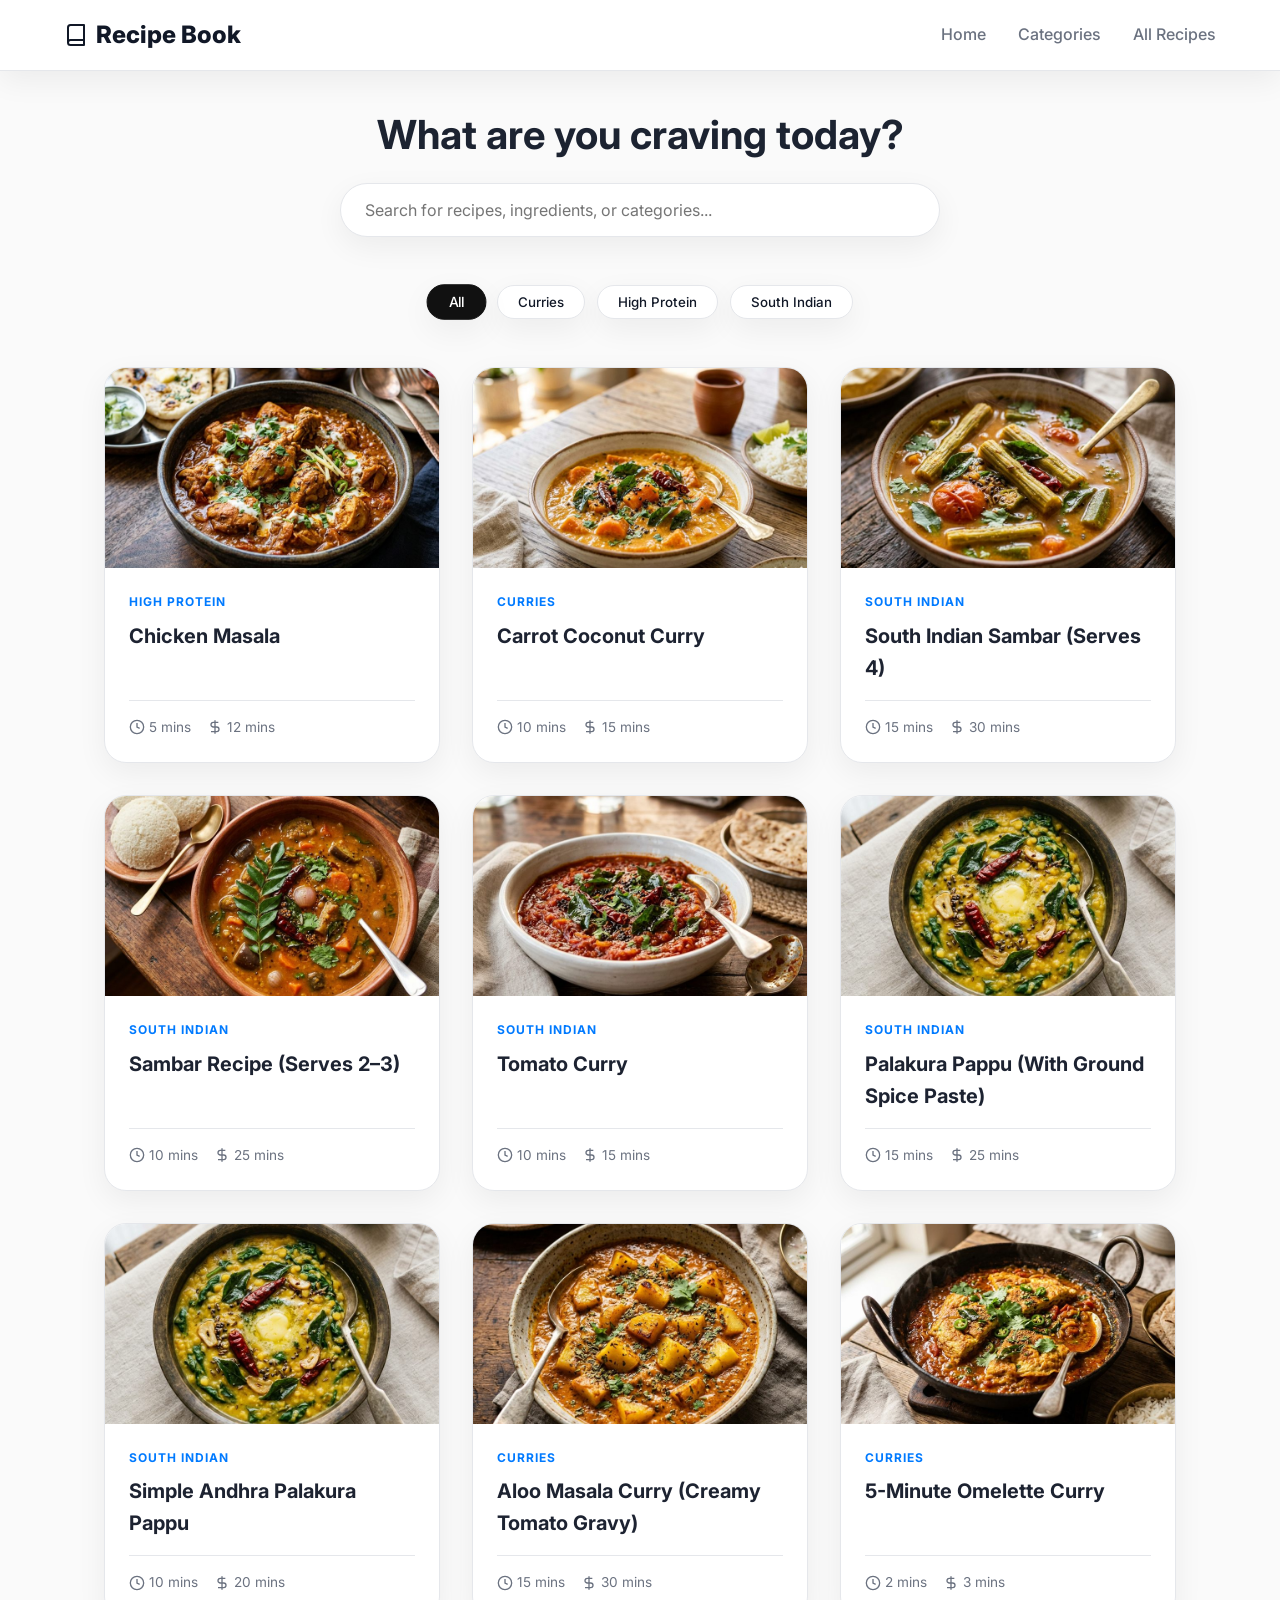
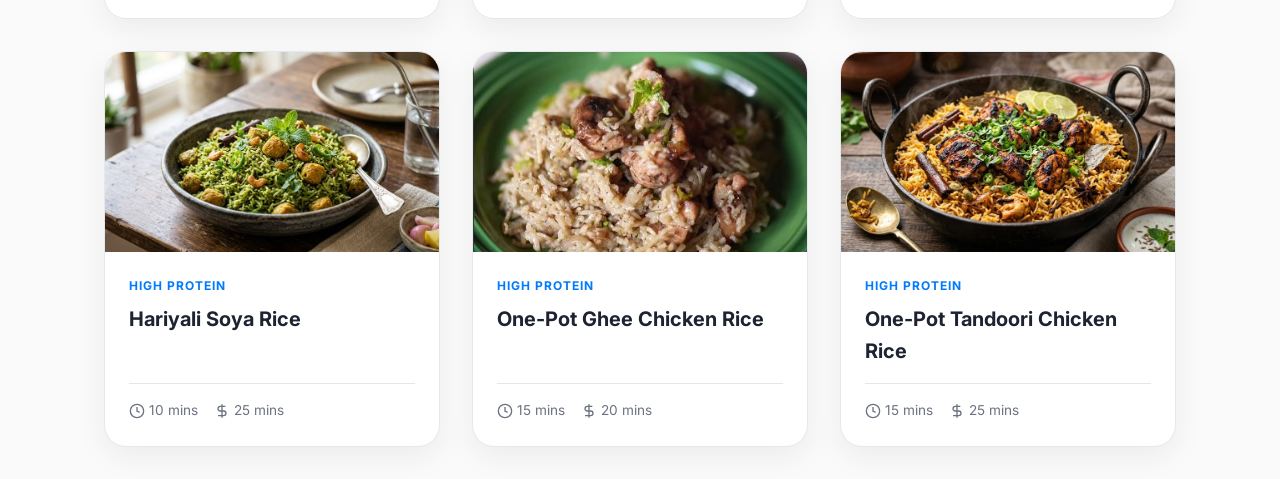
<file: index.html>
<!DOCTYPE html>
<html lang="en">
<head>
  <meta charset="UTF-8">
  <meta name="viewport" content="width=device-width, initial-scale=1.0">
  <title>My Recipe Book</title>
  <link rel="preconnect" href="https://fonts.googleapis.com">
  <link rel="preconnect" href="https://fonts.gstatic.com" crossorigin>
  <link href="https://fonts.googleapis.com/css2?family=Inter:wght@400;500;600;700;800&display=swap" rel="stylesheet">
  <link rel="stylesheet" href="css/style.css">
</head>
<body>
  <nav class="navbar">
    <a href="index.html" class="logo">
      <svg width="24" height="24" viewBox="0 0 24 24" fill="none" stroke="currentColor" stroke-width="2" stroke-linecap="round" stroke-linejoin="round"><path d="M4 19.5v-15A2.5 2.5 0 0 1 6.5 2H20v20H6.5a2.5 2.5 0 0 1 0-5H20"></path></svg>
      Recipe Book
    </a>
    <ul class="nav-links">
      <li><a href="index.html">Home</a></li>
      <li><a href="#categories">Categories</a></li>
      <li><a href="#recipes">All Recipes</a></li>
    </ul>
  </nav>

  <main class="container">
    <section class="hero">
      <h1>What are you craving today?</h1>
      <div class="search-container">
        <input type="text" id="search-input" class="search-input" placeholder="Search for recipes, ingredients, or categories...">
      </div>
    </section>

    <section id="categories" class="categories">
      <button class="category-btn active" data-category="All">All</button>
      <button class="category-btn" data-category="Curries">Curries</button>
      <button class="category-btn" data-category="High Protein">High Protein</button>
      <button class="category-btn" data-category="South Indian">South Indian</button>
    </section>

    <section id="recipes">
      <div id="recipe-grid" class="recipe-grid">
        <!-- Recipes will be injected here by script.js -->
      </div>
    </section>
  </main>

  <script src="js/script.js"></script>
</body>
</html>
</file>
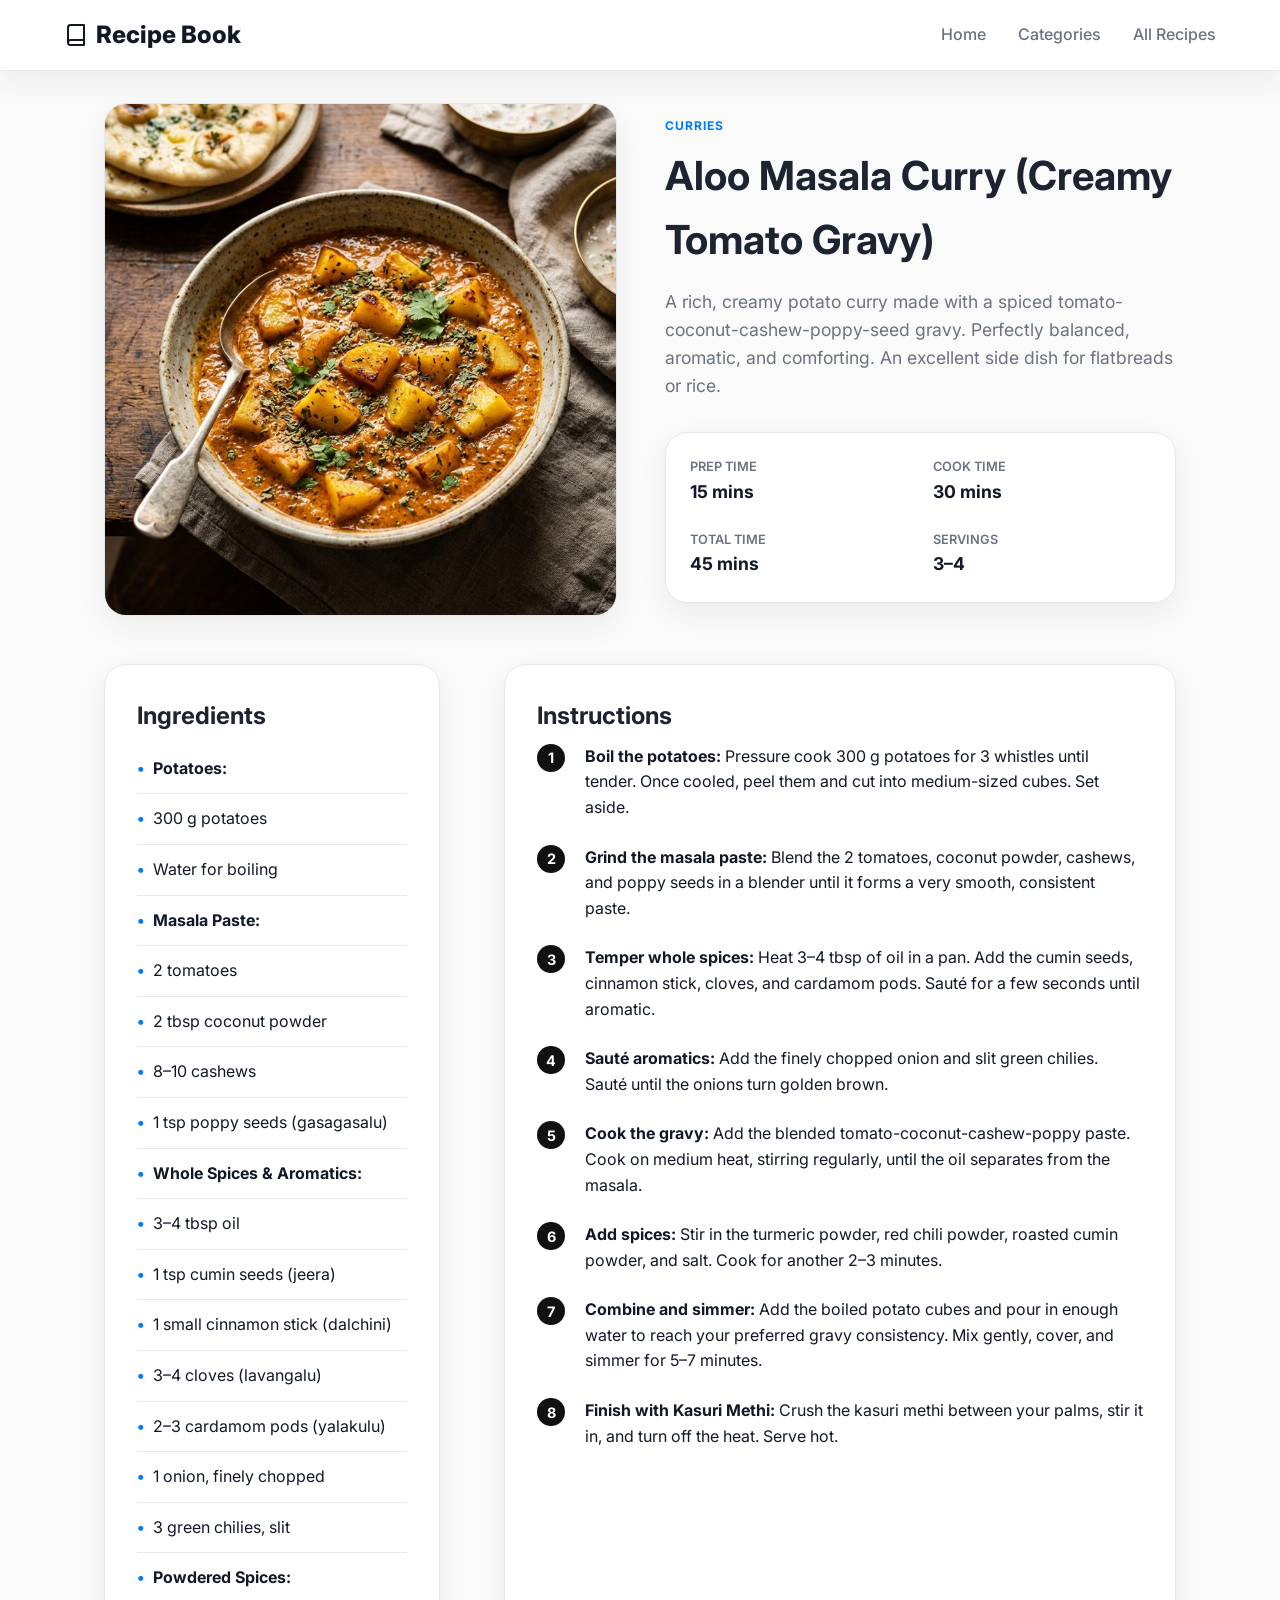
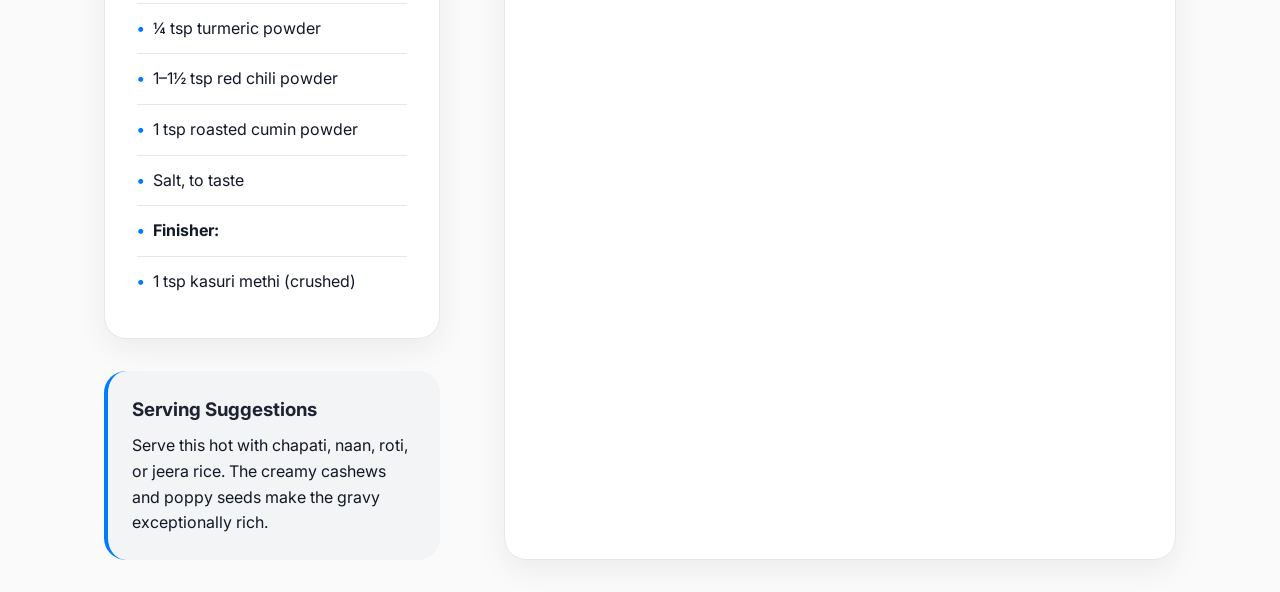
<file: recipes/aloo_masala_curry.html>
<!DOCTYPE html>
<html lang="en">
<head>
  <meta charset="UTF-8">
  <meta name="viewport" content="width=device-width, initial-scale=1.0">
  <title>Aloo Masala Curry - My Recipe Book</title>
  <link rel="preconnect" href="https://fonts.googleapis.com">
  <link rel="preconnect" href="https://fonts.gstatic.com" crossorigin>
  <link href="https://fonts.googleapis.com/css2?family=Inter:wght@400;500;600;700;800&display=swap" rel="stylesheet">
  <link rel="stylesheet" href="../css/style.css">
</head>
<body>
  <nav class="navbar">
    <a href="../index.html" class="logo">
      <svg width="24" height="24" viewBox="0 0 24 24" fill="none" stroke="currentColor" stroke-width="2" stroke-linecap="round" stroke-linejoin="round"><path d="M4 19.5v-15A2.5 2.5 0 0 1 6.5 2H20v20H6.5a2.5 2.5 0 0 1 0-5H20"></path></svg>
      Recipe Book
    </a>
    <ul class="nav-links">
      <li><a href="../index.html">Home</a></li>
      <li><a href="../index.html#categories">Categories</a></li>
      <li><a href="../index.html#recipes">All Recipes</a></li>
    </ul>
  </nav>

  <main class="container">
    <header class="recipe-header">
      <div class="recipe-header-img">
        <img src="../images/aloo-masala.png" alt="Aloo Masala Curry (Creamy Tomato Gravy)">
      </div>
      <div class="recipe-header-info">
        <span class="recipe-category">Curries</span>
        <h1 class="recipe-title" style="font-size: 2.5rem;">Aloo Masala Curry (Creamy Tomato Gravy)</h1>
        <p class="recipe-desc">A rich, creamy potato curry made with a spiced tomato-coconut-cashew-poppy-seed gravy. Perfectly balanced, aromatic, and comforting. An excellent side dish for flatbreads or rice.</p>
        
        <div class="recipe-quick-stats">
          <div class="stat-box">
            <span class="stat-label">Prep Time</span>
            <span class="stat-value">15 mins</span>
          </div>
          <div class="stat-box">
            <span class="stat-label">Cook Time</span>
            <span class="stat-value">30 mins</span>
          </div>
          <div class="stat-box">
            <span class="stat-label">Total Time</span>
            <span class="stat-value">45 mins</span>
          </div>
          <div class="stat-box">
            <span class="stat-label">Servings</span>
            <span class="stat-value">3–4</span>
          </div>
        </div>
      </div>
    </header>

    <div class="recipe-content">
      <aside>
        <section class="ingredients-section">
          <h2>Ingredients</h2>
          <ul class="ingredients-list">
            <li><strong>Potatoes:</strong></li>
            <li>300 g potatoes</li>
            <li>Water for boiling</li>
            
            <li><strong>Masala Paste:</strong></li>
            <li>2 tomatoes</li>
            <li>2 tbsp coconut powder</li>
            <li>8–10 cashews</li>
            <li>1 tsp poppy seeds (gasagasalu)</li>
            
            <li><strong>Whole Spices & Aromatics:</strong></li>
            <li>3–4 tbsp oil</li>
            <li>1 tsp cumin seeds (jeera)</li>
            <li>1 small cinnamon stick (dalchini)</li>
            <li>3–4 cloves (lavangalu)</li>
            <li>2–3 cardamom pods (yalakulu)</li>
            <li>1 onion, finely chopped</li>
            <li>3 green chilies, slit</li>
            
            <li><strong>Powdered Spices:</strong></li>
            <li>¼ tsp turmeric powder</li>
            <li>1–1½ tsp red chili powder</li>
            <li>1 tsp roasted cumin powder</li>
            <li>Salt, to taste</li>
            
            <li><strong>Finisher:</strong></li>
            <li>1 tsp kasuri methi (crushed)</li>
          </ul>
        </section>
        
        <section class="tips-section">
          <h3>Serving Suggestions</h3>
          <p>Serve this hot with chapati, naan, roti, or jeera rice. The creamy cashews and poppy seeds make the gravy exceptionally rich.</p>
        </section>
      </aside>

      <section class="instructions-section">
        <h2>Instructions</h2>
        <ol class="instructions-list">
          <li><strong>Boil the potatoes:</strong> Pressure cook 300 g potatoes for 3 whistles until tender. Once cooled, peel them and cut into medium-sized cubes. Set aside.</li>
          <li><strong>Grind the masala paste:</strong> Blend the 2 tomatoes, coconut powder, cashews, and poppy seeds in a blender until it forms a very smooth, consistent paste.</li>
          <li><strong>Temper whole spices:</strong> Heat 3–4 tbsp of oil in a pan. Add the cumin seeds, cinnamon stick, cloves, and cardamom pods. Sauté for a few seconds until aromatic.</li>
          <li><strong>Sauté aromatics:</strong> Add the finely chopped onion and slit green chilies. Sauté until the onions turn golden brown.</li>
          <li><strong>Cook the gravy:</strong> Add the blended tomato-coconut-cashew-poppy paste. Cook on medium heat, stirring regularly, until the oil separates from the masala.</li>
          <li><strong>Add spices:</strong> Stir in the turmeric powder, red chili powder, roasted cumin powder, and salt. Cook for another 2–3 minutes.</li>
          <li><strong>Combine and simmer:</strong> Add the boiled potato cubes and pour in enough water to reach your preferred gravy consistency. Mix gently, cover, and simmer for 5–7 minutes.</li>
          <li><strong>Finish with Kasuri Methi:</strong> Crush the kasuri methi between your palms, stir it in, and turn off the heat. Serve hot.</li>
        </ol>
      </section>
    </div>
  </main>
</body>
</html>
</file>
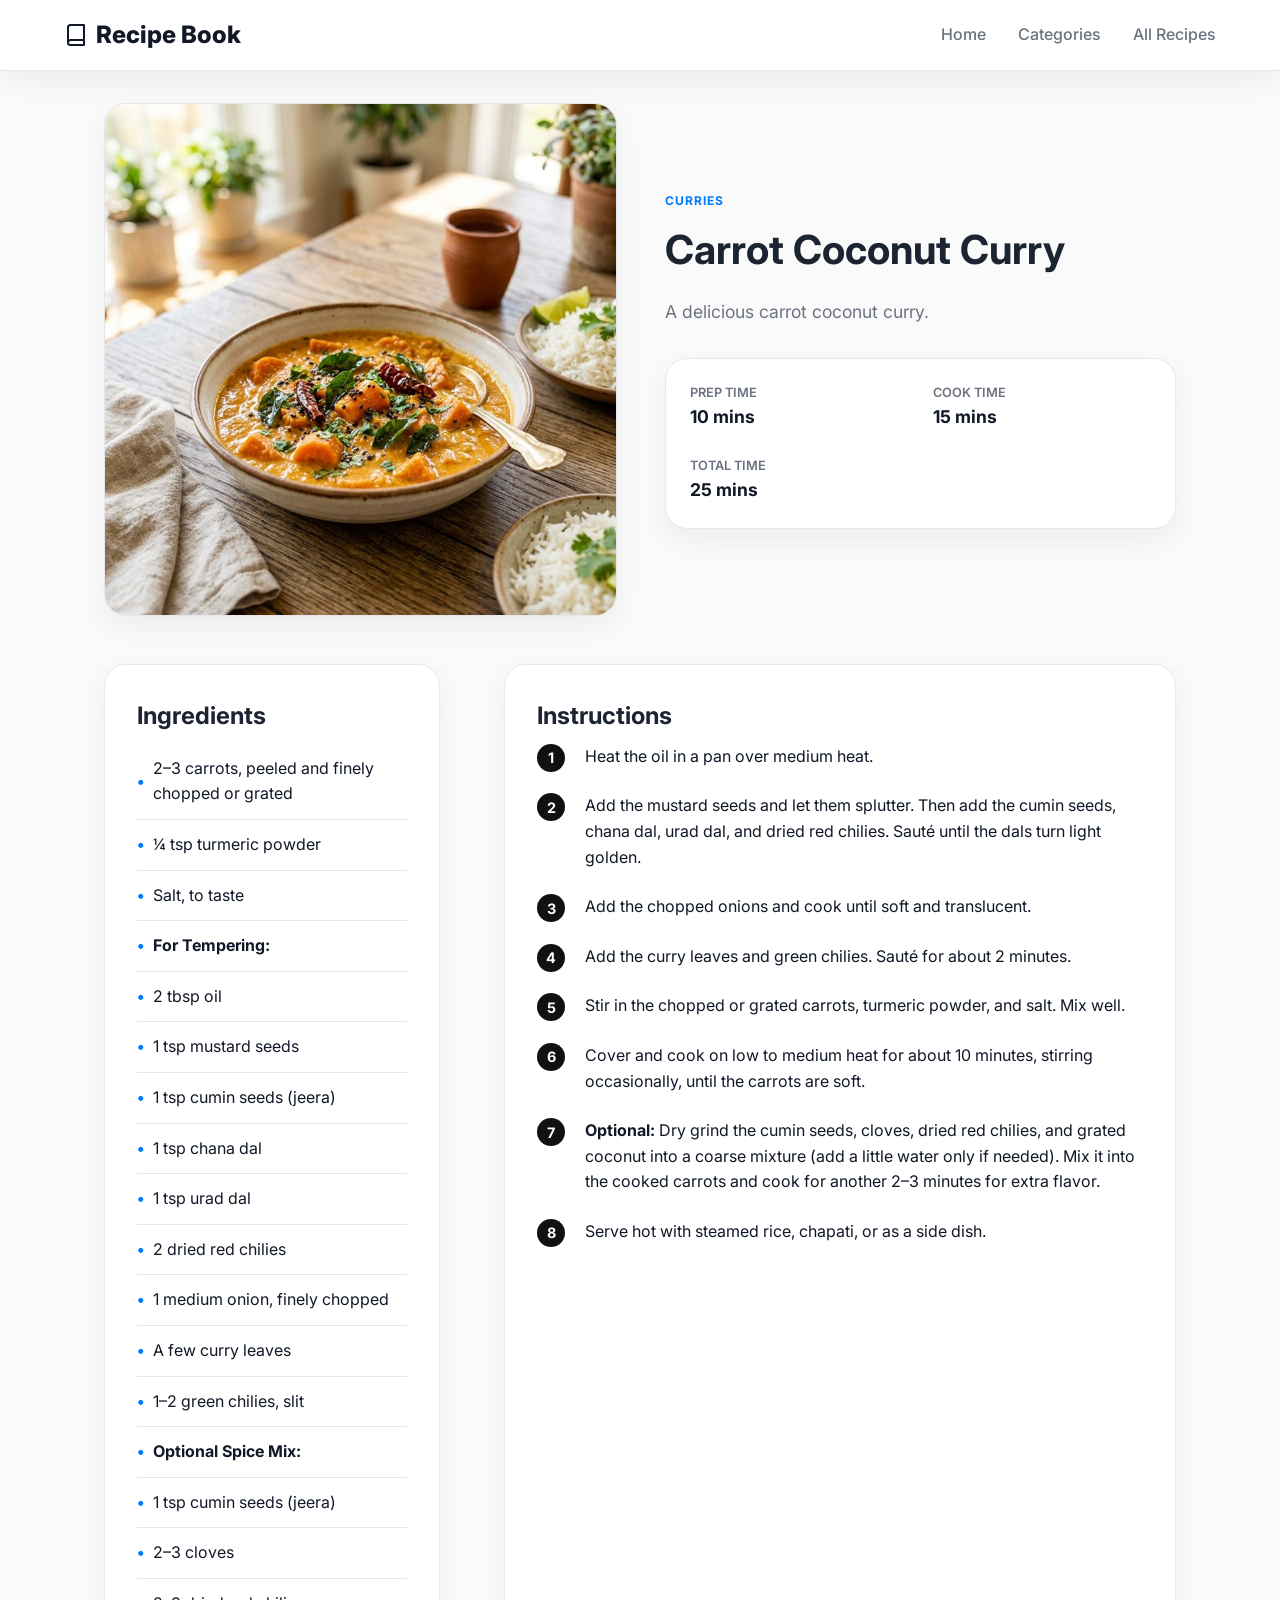
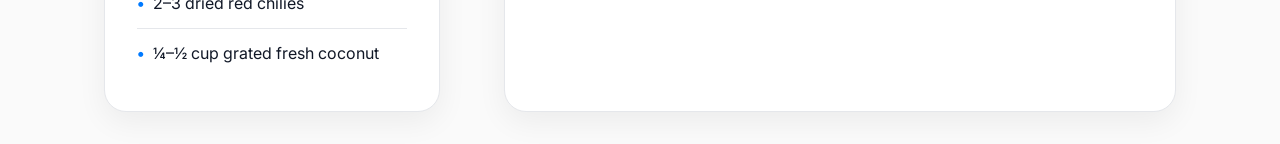
<file: recipes/carrot_coconut_curry.html>
<!DOCTYPE html>
<html lang="en">
<head>
  <meta charset="UTF-8">
  <meta name="viewport" content="width=device-width, initial-scale=1.0">
  <title>Carrot Coconut Curry - My Recipe Book</title>
  <link rel="preconnect" href="https://fonts.googleapis.com">
  <link rel="preconnect" href="https://fonts.gstatic.com" crossorigin>
  <link href="https://fonts.googleapis.com/css2?family=Inter:wght@400;500;600;700;800&display=swap" rel="stylesheet">
  <link rel="stylesheet" href="../css/style.css">
</head>
<body>
  <nav class="navbar">
    <a href="../index.html" class="logo">
      <svg width="24" height="24" viewBox="0 0 24 24" fill="none" stroke="currentColor" stroke-width="2" stroke-linecap="round" stroke-linejoin="round"><path d="M4 19.5v-15A2.5 2.5 0 0 1 6.5 2H20v20H6.5a2.5 2.5 0 0 1 0-5H20"></path></svg>
      Recipe Book
    </a>
    <ul class="nav-links">
      <li><a href="../index.html">Home</a></li>
      <li><a href="../index.html#categories">Categories</a></li>
      <li><a href="../index.html#recipes">All Recipes</a></li>
    </ul>
  </nav>

  <main class="container">
    <header class="recipe-header">
      <div class="recipe-header-img">
        <img src="../images/carrot-curry.png" alt="Carrot Coconut Curry">
      </div>
      <div class="recipe-header-info">
        <span class="recipe-category">Curries</span>
        <h1 class="recipe-title" style="font-size: 2.5rem;">Carrot Coconut Curry</h1>
        <p class="recipe-desc">A delicious carrot coconut curry.</p>
        
        <div class="recipe-quick-stats">
          <div class="stat-box">
            <span class="stat-label">Prep Time</span>
            <span class="stat-value">10 mins</span>
          </div>
          <div class="stat-box">
            <span class="stat-label">Cook Time</span>
            <span class="stat-value">15 mins</span>
          </div>
          <div class="stat-box">
            <span class="stat-label">Total Time</span>
            <span class="stat-value">25 mins</span>
          </div>
        </div>
      </div>
    </header>

    <div class="recipe-content">
      <aside>
        <section class="ingredients-section">
          <h2>Ingredients</h2>
          <ul class="ingredients-list">
            <li>2–3 carrots, peeled and finely chopped or grated</li>
            <li>¼ tsp turmeric powder</li>
            <li>Salt, to taste</li>
            <li><strong>For Tempering:</strong></li>
            <li>2 tbsp oil</li>
            <li>1 tsp mustard seeds</li>
            <li>1 tsp cumin seeds (jeera)</li>
            <li>1 tsp chana dal</li>
            <li>1 tsp urad dal</li>
            <li>2 dried red chilies</li>
            <li>1 medium onion, finely chopped</li>
            <li>A few curry leaves</li>
            <li>1–2 green chilies, slit</li>
            <li><strong>Optional Spice Mix:</strong></li>
            <li>1 tsp cumin seeds (jeera)</li>
            <li>2–3 cloves</li>
            <li>2–3 dried red chilies</li>
            <li>¼–½ cup grated fresh coconut</li>
          </ul>
        </section>
      </aside>

      <section class="instructions-section">
        <h2>Instructions</h2>
        <ol class="instructions-list">
          <li>Heat the oil in a pan over medium heat.</li>
          <li>Add the mustard seeds and let them splutter. Then add the cumin seeds, chana dal, urad dal, and dried red chilies. Sauté until the dals turn light golden.</li>
          <li>Add the chopped onions and cook until soft and translucent.</li>
          <li>Add the curry leaves and green chilies. Sauté for about 2 minutes.</li>
          <li>Stir in the chopped or grated carrots, turmeric powder, and salt. Mix well.</li>
          <li>Cover and cook on low to medium heat for about 10 minutes, stirring occasionally, until the carrots are soft.</li>
          <li><strong>Optional:</strong> Dry grind the cumin seeds, cloves, dried red chilies, and grated coconut into a coarse mixture (add a little water only if needed). Mix it into the cooked carrots and cook for another 2–3 minutes for extra flavor.</li>
          <li>Serve hot with steamed rice, chapati, or as a side dish.</li>
        </ol>
      </section>
    </div>
  </main>
</body>
</html>
</file>
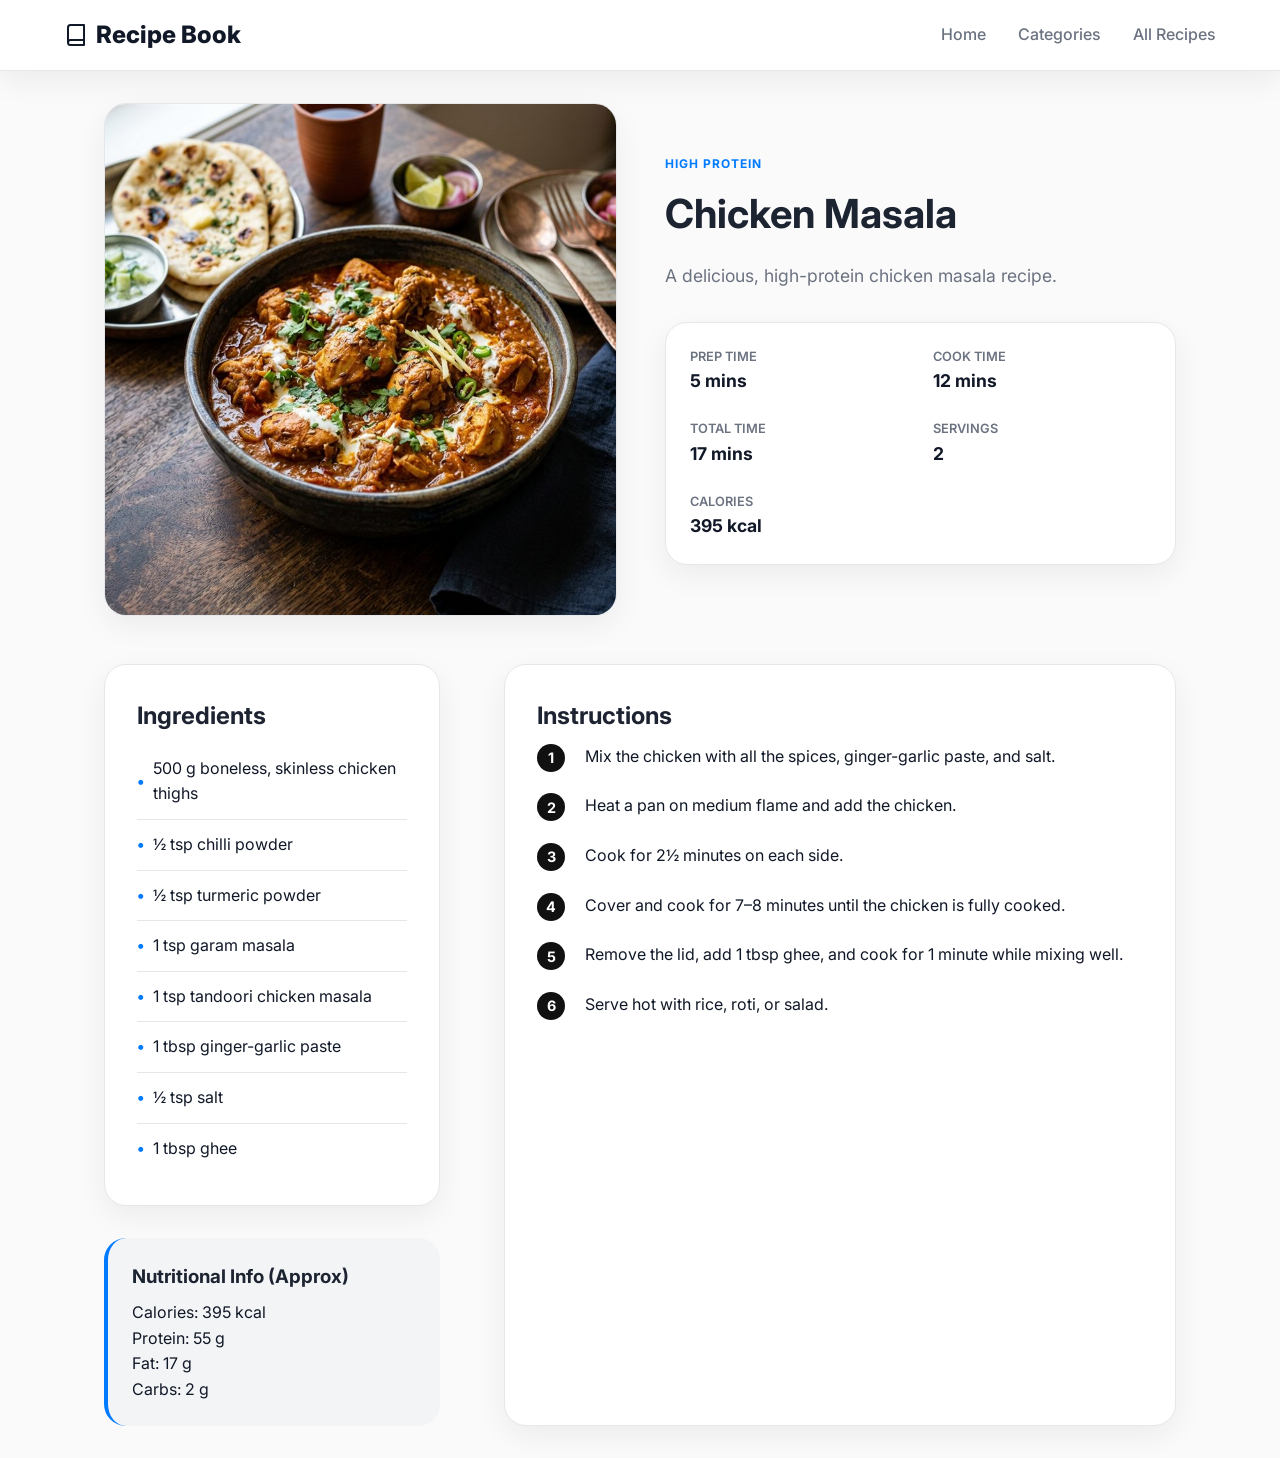
<file: recipes/chicken_masala.html>
<!DOCTYPE html>
<html lang="en">
<head>
  <meta charset="UTF-8">
  <meta name="viewport" content="width=device-width, initial-scale=1.0">
  <title>Chicken Masala - My Recipe Book</title>
  <link rel="preconnect" href="https://fonts.googleapis.com">
  <link rel="preconnect" href="https://fonts.gstatic.com" crossorigin>
  <link href="https://fonts.googleapis.com/css2?family=Inter:wght@400;500;600;700;800&display=swap" rel="stylesheet">
  <link rel="stylesheet" href="../css/style.css">
</head>
<body>
  <nav class="navbar">
    <a href="../index.html" class="logo">
      <svg width="24" height="24" viewBox="0 0 24 24" fill="none" stroke="currentColor" stroke-width="2" stroke-linecap="round" stroke-linejoin="round"><path d="M4 19.5v-15A2.5 2.5 0 0 1 6.5 2H20v20H6.5a2.5 2.5 0 0 1 0-5H20"></path></svg>
      Recipe Book
    </a>
    <ul class="nav-links">
      <li><a href="../index.html">Home</a></li>
      <li><a href="../index.html#categories">Categories</a></li>
      <li><a href="../index.html#recipes">All Recipes</a></li>
    </ul>
  </nav>

  <main class="container">
    <header class="recipe-header">
      <div class="recipe-header-img">
        <img src="../images/chicken-masala.png" alt="Chicken Masala">
      </div>
      <div class="recipe-header-info">
        <span class="recipe-category">High Protein</span>
        <h1 class="recipe-title" style="font-size: 2.5rem;">Chicken Masala</h1>
        <p class="recipe-desc">A delicious, high-protein chicken masala recipe.</p>
        
        <div class="recipe-quick-stats">
          <div class="stat-box">
            <span class="stat-label">Prep Time</span>
            <span class="stat-value">5 mins</span>
          </div>
          <div class="stat-box">
            <span class="stat-label">Cook Time</span>
            <span class="stat-value">12 mins</span>
          </div>
          <div class="stat-box">
            <span class="stat-label">Total Time</span>
            <span class="stat-value">17 mins</span>
          </div>
          <div class="stat-box">
            <span class="stat-label">Servings</span>
            <span class="stat-value">2</span>
          </div>
          <div class="stat-box">
            <span class="stat-label">Calories</span>
            <span class="stat-value">395 kcal</span>
          </div>
        </div>
      </div>
    </header>

    <div class="recipe-content">
      <aside>
        <section class="ingredients-section">
          <h2>Ingredients</h2>
          <ul class="ingredients-list">
            <li>500 g boneless, skinless chicken thighs</li>
            <li>½ tsp chilli powder</li>
            <li>½ tsp turmeric powder</li>
            <li>1 tsp garam masala</li>
            <li>1 tsp tandoori chicken masala</li>
            <li>1 tbsp ginger-garlic paste</li>
            <li>½ tsp salt</li>
            <li>1 tbsp ghee</li>
          </ul>
        </section>

        <section class="tips-section">
          <h3>Nutritional Info (Approx)</h3>
          <p>Calories: 395 kcal<br>Protein: 55 g<br>Fat: 17 g<br>Carbs: 2 g</p>
        </section>
      </aside>

      <section class="instructions-section">
        <h2>Instructions</h2>
        <ol class="instructions-list">
          <li>Mix the chicken with all the spices, ginger-garlic paste, and salt.</li>
          <li>Heat a pan on medium flame and add the chicken.</li>
          <li>Cook for 2½ minutes on each side.</li>
          <li>Cover and cook for 7–8 minutes until the chicken is fully cooked.</li>
          <li>Remove the lid, add 1 tbsp ghee, and cook for 1 minute while mixing well.</li>
          <li>Serve hot with rice, roti, or salad.</li>
        </ol>
      </section>
    </div>
  </main>
</body>
</html>
</file>
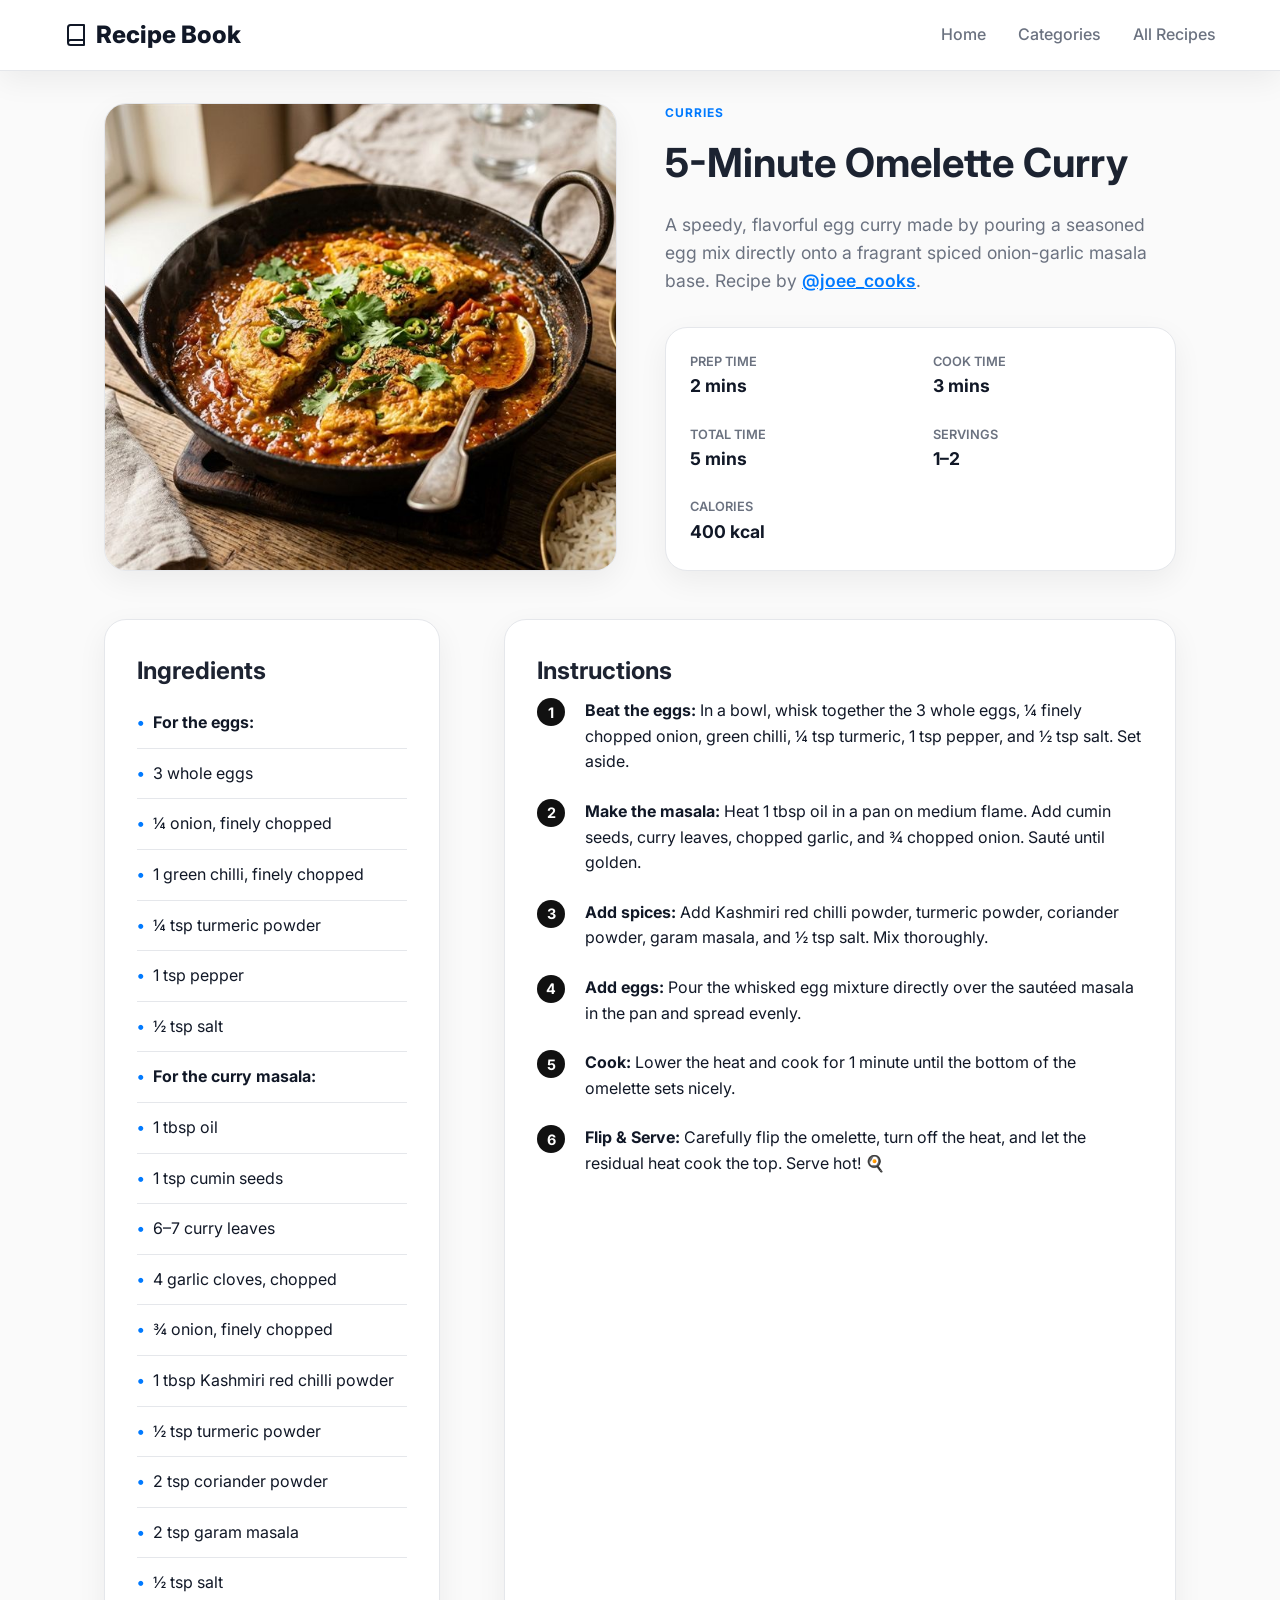
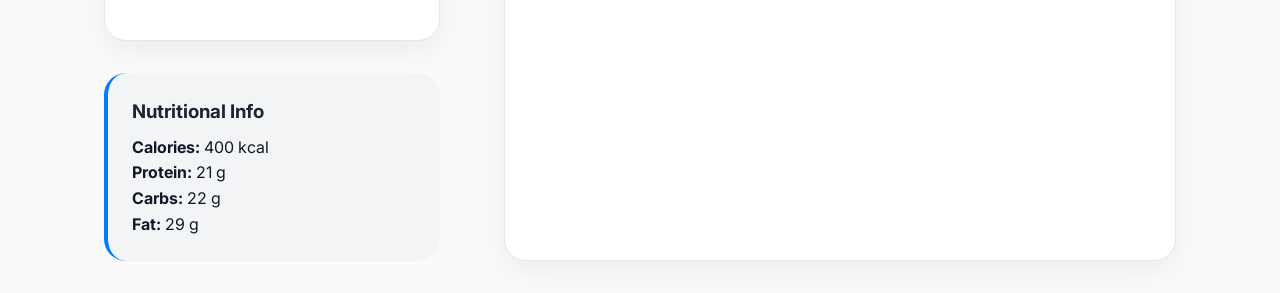
<file: recipes/five_minute_omelette_curry.html>
<!DOCTYPE html>
<html lang="en">
<head>
  <meta charset="UTF-8">
  <meta name="viewport" content="width=device-width, initial-scale=1.0">
  <title>5-Minute Omelette Curry - My Recipe Book</title>
  <link rel="preconnect" href="https://fonts.googleapis.com">
  <link rel="preconnect" href="https://fonts.gstatic.com" crossorigin>
  <link href="https://fonts.googleapis.com/css2?family=Inter:wght@400;500;600;700;800&display=swap" rel="stylesheet">
  <link rel="stylesheet" href="../css/style.css">
</head>
<body>
  <nav class="navbar">
    <a href="../index.html" class="logo">
      <svg width="24" height="24" viewBox="0 0 24 24" fill="none" stroke="currentColor" stroke-width="2" stroke-linecap="round" stroke-linejoin="round"><path d="M4 19.5v-15A2.5 2.5 0 0 1 6.5 2H20v20H6.5a2.5 2.5 0 0 1 0-5H20"></path></svg>
      Recipe Book
    </a>
    <ul class="nav-links">
      <li><a href="../index.html">Home</a></li>
      <li><a href="../index.html#categories">Categories</a></li>
      <li><a href="../index.html#recipes">All Recipes</a></li>
    </ul>
  </nav>

  <main class="container">
    <header class="recipe-header">
      <div class="recipe-header-img">
        <img src="../images/omelette-curry.jpg" alt="5-Minute Omelette Curry">
      </div>
      <div class="recipe-header-info">
        <span class="recipe-category">Curries</span>
        <h1 class="recipe-title" style="font-size: 2.5rem;">5-Minute Omelette Curry</h1>
        <p class="recipe-desc">A speedy, flavorful egg curry made by pouring a seasoned egg mix directly onto a fragrant spiced onion-garlic masala base. Recipe by <a href="https://www.instagram.com/joee_cooks/" target="_blank" rel="noopener noreferrer" style="font-weight: 600; text-decoration: underline;">@joee_cooks</a>.</p>
        
        <div class="recipe-quick-stats">
          <div class="stat-box">
            <span class="stat-label">Prep Time</span>
            <span class="stat-value">2 mins</span>
          </div>
          <div class="stat-box">
            <span class="stat-label">Cook Time</span>
            <span class="stat-value">3 mins</span>
          </div>
          <div class="stat-box">
            <span class="stat-label">Total Time</span>
            <span class="stat-value">5 mins</span>
          </div>
          <div class="stat-box">
            <span class="stat-label">Servings</span>
            <span class="stat-value">1–2</span>
          </div>
          <div class="stat-box">
            <span class="stat-label">Calories</span>
            <span class="stat-value">400 kcal</span>
          </div>
        </div>
      </div>
    </header>

    <div class="recipe-content">
      <aside>
        <section class="ingredients-section">
          <h2>Ingredients</h2>
          <ul class="ingredients-list">
            <li><strong>For the eggs:</strong></li>
            <li>3 whole eggs</li>
            <li>¼ onion, finely chopped</li>
            <li>1 green chilli, finely chopped</li>
            <li>¼ tsp turmeric powder</li>
            <li>1 tsp pepper</li>
            <li>½ tsp salt</li>
            
            <li><strong>For the curry masala:</strong></li>
            <li>1 tbsp oil</li>
            <li>1 tsp cumin seeds</li>
            <li>6–7 curry leaves</li>
            <li>4 garlic cloves, chopped</li>
            <li>¾ onion, finely chopped</li>
            <li>1 tbsp Kashmiri red chilli powder</li>
            <li>½ tsp turmeric powder</li>
            <li>2 tsp coriander powder</li>
            <li>2 tsp garam masala</li>
            <li>½ tsp salt</li>
          </ul>
        </section>

        <section class="tips-section">
          <h3>Nutritional Info</h3>
          <p><strong>Calories:</strong> 400 kcal<br><strong>Protein:</strong> 21 g<br><strong>Carbs:</strong> 22 g<br><strong>Fat:</strong> 29 g</p>
        </section>
      </aside>

      <section class="instructions-section">
        <h2>Instructions</h2>
        <ol class="instructions-list">
          <li><strong>Beat the eggs:</strong> In a bowl, whisk together the 3 whole eggs, ¼ finely chopped onion, green chilli, ¼ tsp turmeric, 1 tsp pepper, and ½ tsp salt. Set aside.</li>
          <li><strong>Make the masala:</strong> Heat 1 tbsp oil in a pan on medium flame. Add cumin seeds, curry leaves, chopped garlic, and ¾ chopped onion. Sauté until golden.</li>
          <li><strong>Add spices:</strong> Add Kashmiri red chilli powder, turmeric powder, coriander powder, garam masala, and ½ tsp salt. Mix thoroughly.</li>
          <li><strong>Add eggs:</strong> Pour the whisked egg mixture directly over the sautéed masala in the pan and spread evenly.</li>
          <li><strong>Cook:</strong> Lower the heat and cook for 1 minute until the bottom of the omelette sets nicely.</li>
          <li><strong>Flip & Serve:</strong> Carefully flip the omelette, turn off the heat, and let the residual heat cook the top. Serve hot! 🍳</li>
        </ol>
      </section>
    </div>
  </main>
</body>
</html>
</file>
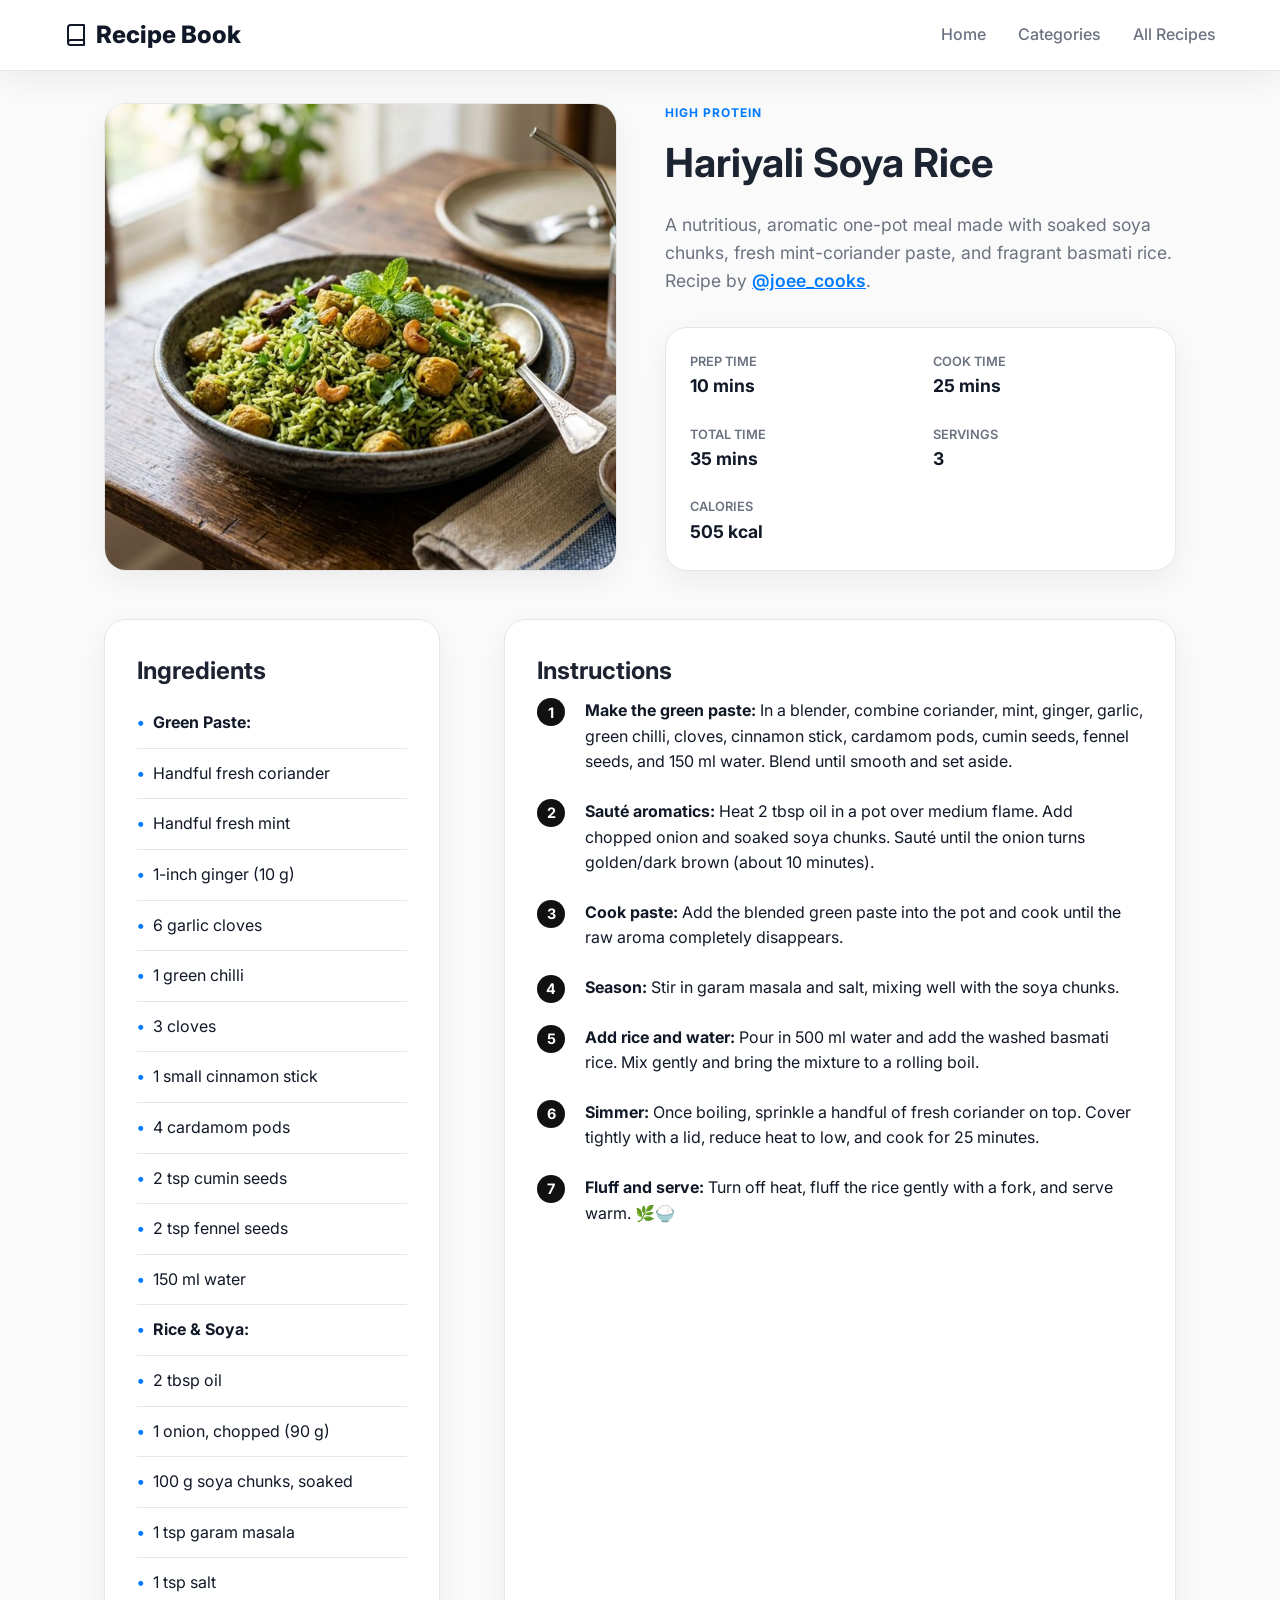
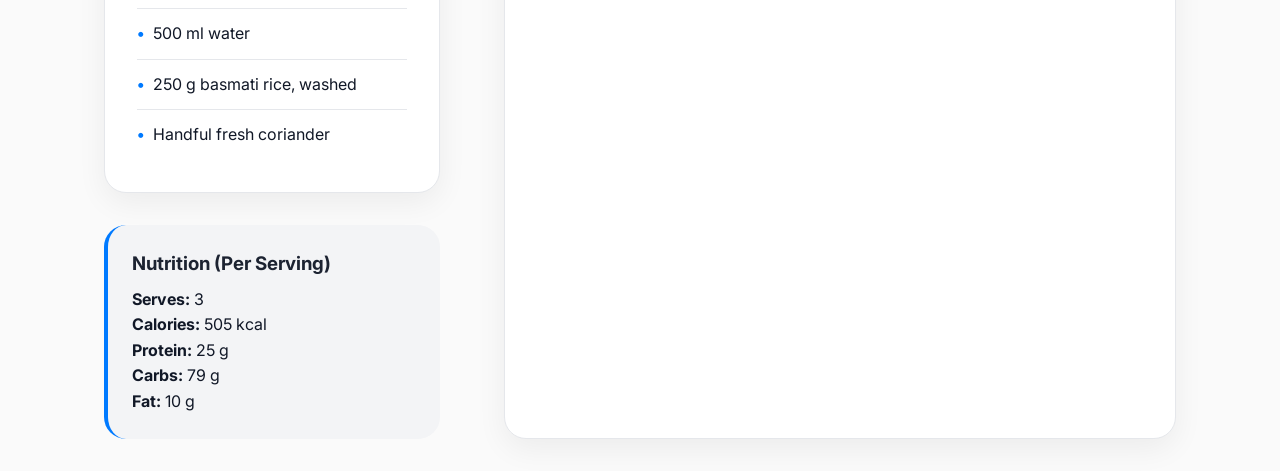
<file: recipes/hariyali_soya_rice.html>
<!DOCTYPE html>
<html lang="en">
<head>
  <meta charset="UTF-8">
  <meta name="viewport" content="width=device-width, initial-scale=1.0">
  <title>Hariyali Soya Rice - My Recipe Book</title>
  <link rel="preconnect" href="https://fonts.googleapis.com">
  <link rel="preconnect" href="https://fonts.gstatic.com" crossorigin>
  <link href="https://fonts.googleapis.com/css2?family=Inter:wght@400;500;600;700;800&display=swap" rel="stylesheet">
  <link rel="stylesheet" href="../css/style.css">
</head>
<body>
  <nav class="navbar">
    <a href="../index.html" class="logo">
      <svg width="24" height="24" viewBox="0 0 24 24" fill="none" stroke="currentColor" stroke-width="2" stroke-linecap="round" stroke-linejoin="round"><path d="M4 19.5v-15A2.5 2.5 0 0 1 6.5 2H20v20H6.5a2.5 2.5 0 0 1 0-5H20"></path></svg>
      Recipe Book
    </a>
    <ul class="nav-links">
      <li><a href="../index.html">Home</a></li>
      <li><a href="../index.html#categories">Categories</a></li>
      <li><a href="../index.html#recipes">All Recipes</a></li>
    </ul>
  </nav>

  <main class="container">
    <header class="recipe-header">
      <div class="recipe-header-img">
        <img src="../images/hariyali-soya-rice.jpg" alt="Hariyali Soya Rice">
      </div>
      <div class="recipe-header-info">
        <span class="recipe-category">High Protein</span>
        <h1 class="recipe-title" style="font-size: 2.5rem;">Hariyali Soya Rice</h1>
        <p class="recipe-desc">A nutritious, aromatic one-pot meal made with soaked soya chunks, fresh mint-coriander paste, and fragrant basmati rice. Recipe by <a href="https://www.instagram.com/joee_cooks/" target="_blank" rel="noopener noreferrer" style="font-weight: 600; text-decoration: underline;">@joee_cooks</a>.</p>
        
        <div class="recipe-quick-stats">
          <div class="stat-box">
            <span class="stat-label">Prep Time</span>
            <span class="stat-value">10 mins</span>
          </div>
          <div class="stat-box">
            <span class="stat-label">Cook Time</span>
            <span class="stat-value">25 mins</span>
          </div>
          <div class="stat-box">
            <span class="stat-label">Total Time</span>
            <span class="stat-value">35 mins</span>
          </div>
          <div class="stat-box">
            <span class="stat-label">Servings</span>
            <span class="stat-value">3</span>
          </div>
          <div class="stat-box">
            <span class="stat-label">Calories</span>
            <span class="stat-value">505 kcal</span>
          </div>
        </div>
      </div>
    </header>

    <div class="recipe-content">
      <aside>
        <section class="ingredients-section">
          <h2>Ingredients</h2>
          <ul class="ingredients-list">
            <li><strong>Green Paste:</strong></li>
            <li>Handful fresh coriander</li>
            <li>Handful fresh mint</li>
            <li>1-inch ginger (10 g)</li>
            <li>6 garlic cloves</li>
            <li>1 green chilli</li>
            <li>3 cloves</li>
            <li>1 small cinnamon stick</li>
            <li>4 cardamom pods</li>
            <li>2 tsp cumin seeds</li>
            <li>2 tsp fennel seeds</li>
            <li>150 ml water</li>
            
            <li><strong>Rice & Soya:</strong></li>
            <li>2 tbsp oil</li>
            <li>1 onion, chopped (90 g)</li>
            <li>100 g soya chunks, soaked</li>
            <li>1 tsp garam masala</li>
            <li>1 tsp salt</li>
            <li>500 ml water</li>
            <li>250 g basmati rice, washed</li>
            <li>Handful fresh coriander</li>
          </ul>
        </section>

        <section class="tips-section">
          <h3>Nutrition (Per Serving)</h3>
          <p><strong>Serves:</strong> 3<br><strong>Calories:</strong> 505 kcal<br><strong>Protein:</strong> 25 g<br><strong>Carbs:</strong> 79 g<br><strong>Fat:</strong> 10 g</p>
        </section>
      </aside>

      <section class="instructions-section">
        <h2>Instructions</h2>
        <ol class="instructions-list">
          <li><strong>Make the green paste:</strong> In a blender, combine coriander, mint, ginger, garlic, green chilli, cloves, cinnamon stick, cardamom pods, cumin seeds, fennel seeds, and 150 ml water. Blend until smooth and set aside.</li>
          <li><strong>Sauté aromatics:</strong> Heat 2 tbsp oil in a pot over medium flame. Add chopped onion and soaked soya chunks. Sauté until the onion turns golden/dark brown (about 10 minutes).</li>
          <li><strong>Cook paste:</strong> Add the blended green paste into the pot and cook until the raw aroma completely disappears.</li>
          <li><strong>Season:</strong> Stir in garam masala and salt, mixing well with the soya chunks.</li>
          <li><strong>Add rice and water:</strong> Pour in 500 ml water and add the washed basmati rice. Mix gently and bring the mixture to a rolling boil.</li>
          <li><strong>Simmer:</strong> Once boiling, sprinkle a handful of fresh coriander on top. Cover tightly with a lid, reduce heat to low, and cook for 25 minutes.</li>
          <li><strong>Fluff and serve:</strong> Turn off heat, fluff the rice gently with a fork, and serve warm. 🌿🍚</li>
        </ol>
      </section>
    </div>
  </main>
</body>
</html>
</file>
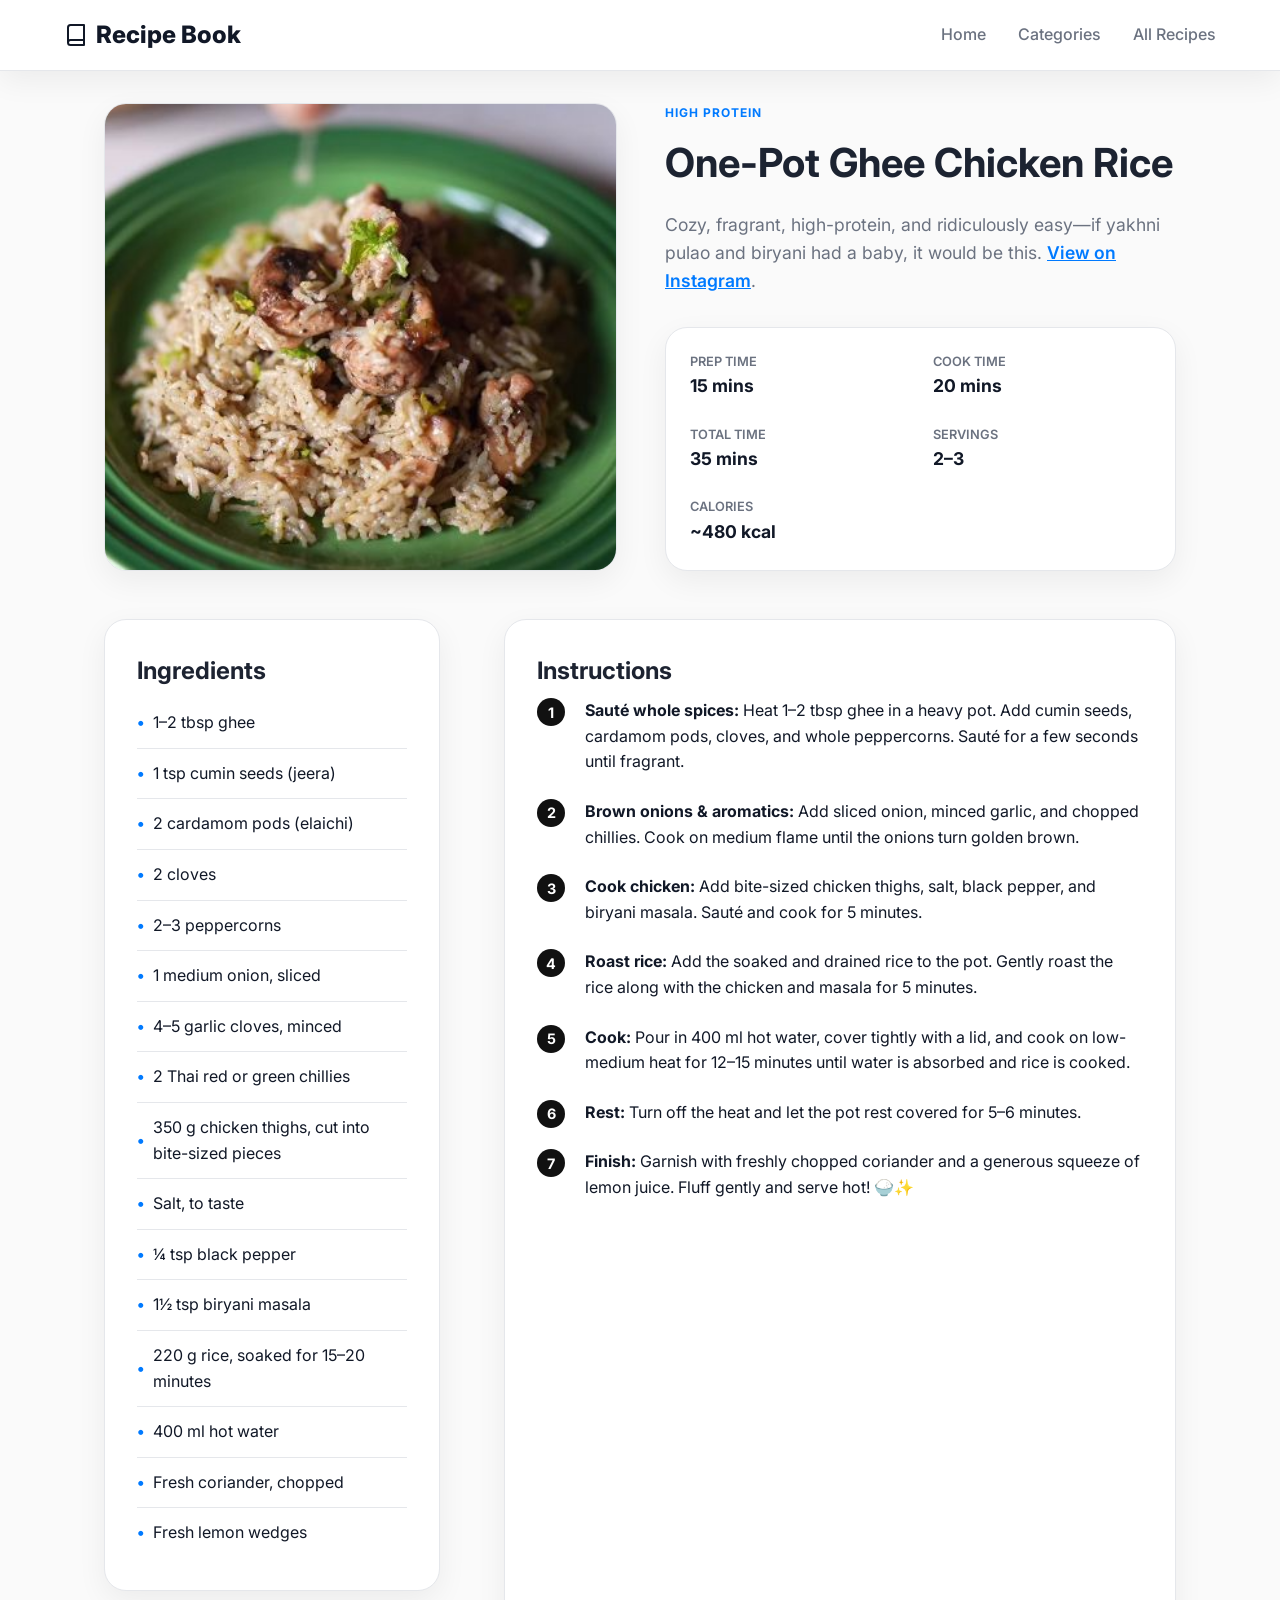
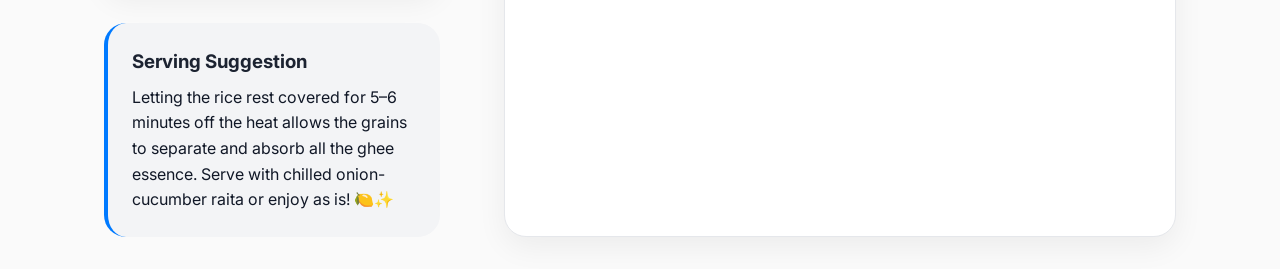
<file: recipes/one_pot_ghee_chicken_rice.html>
<!DOCTYPE html>
<html lang="en">
<head>
  <meta charset="UTF-8">
  <meta name="viewport" content="width=device-width, initial-scale=1.0">
  <title>One-Pot Ghee Chicken Rice - My Recipe Book</title>
  <link rel="preconnect" href="https://fonts.googleapis.com">
  <link rel="preconnect" href="https://fonts.gstatic.com" crossorigin>
  <link href="https://fonts.googleapis.com/css2?family=Inter:wght@400;500;600;700;800&display=swap" rel="stylesheet">
  <link rel="stylesheet" href="../css/style.css">
</head>
<body>
  <nav class="navbar">
    <a href="../index.html" class="logo">
      <svg width="24" height="24" viewBox="0 0 24 24" fill="none" stroke="currentColor" stroke-width="2" stroke-linecap="round" stroke-linejoin="round"><path d="M4 19.5v-15A2.5 2.5 0 0 1 6.5 2H20v20H6.5a2.5 2.5 0 0 1 0-5H20"></path></svg>
      Recipe Book
    </a>
    <ul class="nav-links">
      <li><a href="../index.html">Home</a></li>
      <li><a href="../index.html#categories">Categories</a></li>
      <li><a href="../index.html#recipes">All Recipes</a></li>
    </ul>
  </nav>

  <main class="container">
    <header class="recipe-header">
      <div class="recipe-header-img">
        <img src="../images/ghee-chicken-rice.png" alt="One-Pot Ghee Chicken Rice">
      </div>
      <div class="recipe-header-info">
        <span class="recipe-category">High Protein</span>
        <h1 class="recipe-title" style="font-size: 2.5rem;">One-Pot Ghee Chicken Rice</h1>
        <p class="recipe-desc">Cozy, fragrant, high-protein, and ridiculously easy—if yakhni pulao and biryani had a baby, it would be this. <a href="https://www.instagram.com/p/DZ7YalDxekX/" target="_blank" rel="noopener noreferrer" style="font-weight: 600; text-decoration: underline;">View on Instagram</a>.</p>
        
        <div class="recipe-quick-stats">
          <div class="stat-box">
            <span class="stat-label">Prep Time</span>
            <span class="stat-value">15 mins</span>
          </div>
          <div class="stat-box">
            <span class="stat-label">Cook Time</span>
            <span class="stat-value">20 mins</span>
          </div>
          <div class="stat-box">
            <span class="stat-label">Total Time</span>
            <span class="stat-value">35 mins</span>
          </div>
          <div class="stat-box">
            <span class="stat-label">Servings</span>
            <span class="stat-value">2–3</span>
          </div>
          <div class="stat-box">
            <span class="stat-label">Calories</span>
            <span class="stat-value">~480 kcal</span>
          </div>
        </div>
      </div>
    </header>

    <div class="recipe-content">
      <aside>
        <section class="ingredients-section">
          <h2>Ingredients</h2>
          <ul class="ingredients-list">
            <li>1–2 tbsp ghee</li>
            <li>1 tsp cumin seeds (jeera)</li>
            <li>2 cardamom pods (elaichi)</li>
            <li>2 cloves</li>
            <li>2–3 peppercorns</li>
            <li>1 medium onion, sliced</li>
            <li>4–5 garlic cloves, minced</li>
            <li>2 Thai red or green chillies</li>
            <li>350 g chicken thighs, cut into bite-sized pieces</li>
            <li>Salt, to taste</li>
            <li>¼ tsp black pepper</li>
            <li>1½ tsp biryani masala</li>
            <li>220 g rice, soaked for 15–20 minutes</li>
            <li>400 ml hot water</li>
            <li>Fresh coriander, chopped</li>
            <li>Fresh lemon wedges</li>
          </ul>
        </section>

        <section class="tips-section">
          <h3>Serving Suggestion</h3>
          <p>Letting the rice rest covered for 5–6 minutes off the heat allows the grains to separate and absorb all the ghee essence. Serve with chilled onion-cucumber raita or enjoy as is! 🍋✨</p>
        </section>
      </aside>

      <section class="instructions-section">
        <h2>Instructions</h2>
        <ol class="instructions-list">
          <li><strong>Sauté whole spices:</strong> Heat 1–2 tbsp ghee in a heavy pot. Add cumin seeds, cardamom pods, cloves, and whole peppercorns. Sauté for a few seconds until fragrant.</li>
          <li><strong>Brown onions & aromatics:</strong> Add sliced onion, minced garlic, and chopped chillies. Cook on medium flame until the onions turn golden brown.</li>
          <li><strong>Cook chicken:</strong> Add bite-sized chicken thighs, salt, black pepper, and biryani masala. Sauté and cook for 5 minutes.</li>
          <li><strong>Roast rice:</strong> Add the soaked and drained rice to the pot. Gently roast the rice along with the chicken and masala for 5 minutes.</li>
          <li><strong>Cook:</strong> Pour in 400 ml hot water, cover tightly with a lid, and cook on low-medium heat for 12–15 minutes until water is absorbed and rice is cooked.</li>
          <li><strong>Rest:</strong> Turn off the heat and let the pot rest covered for 5–6 minutes.</li>
          <li><strong>Finish:</strong> Garnish with freshly chopped coriander and a generous squeeze of lemon juice. Fluff gently and serve hot! 🍚✨</li>
        </ol>
      </section>
    </div>
  </main>
</body>
</html>
</file>
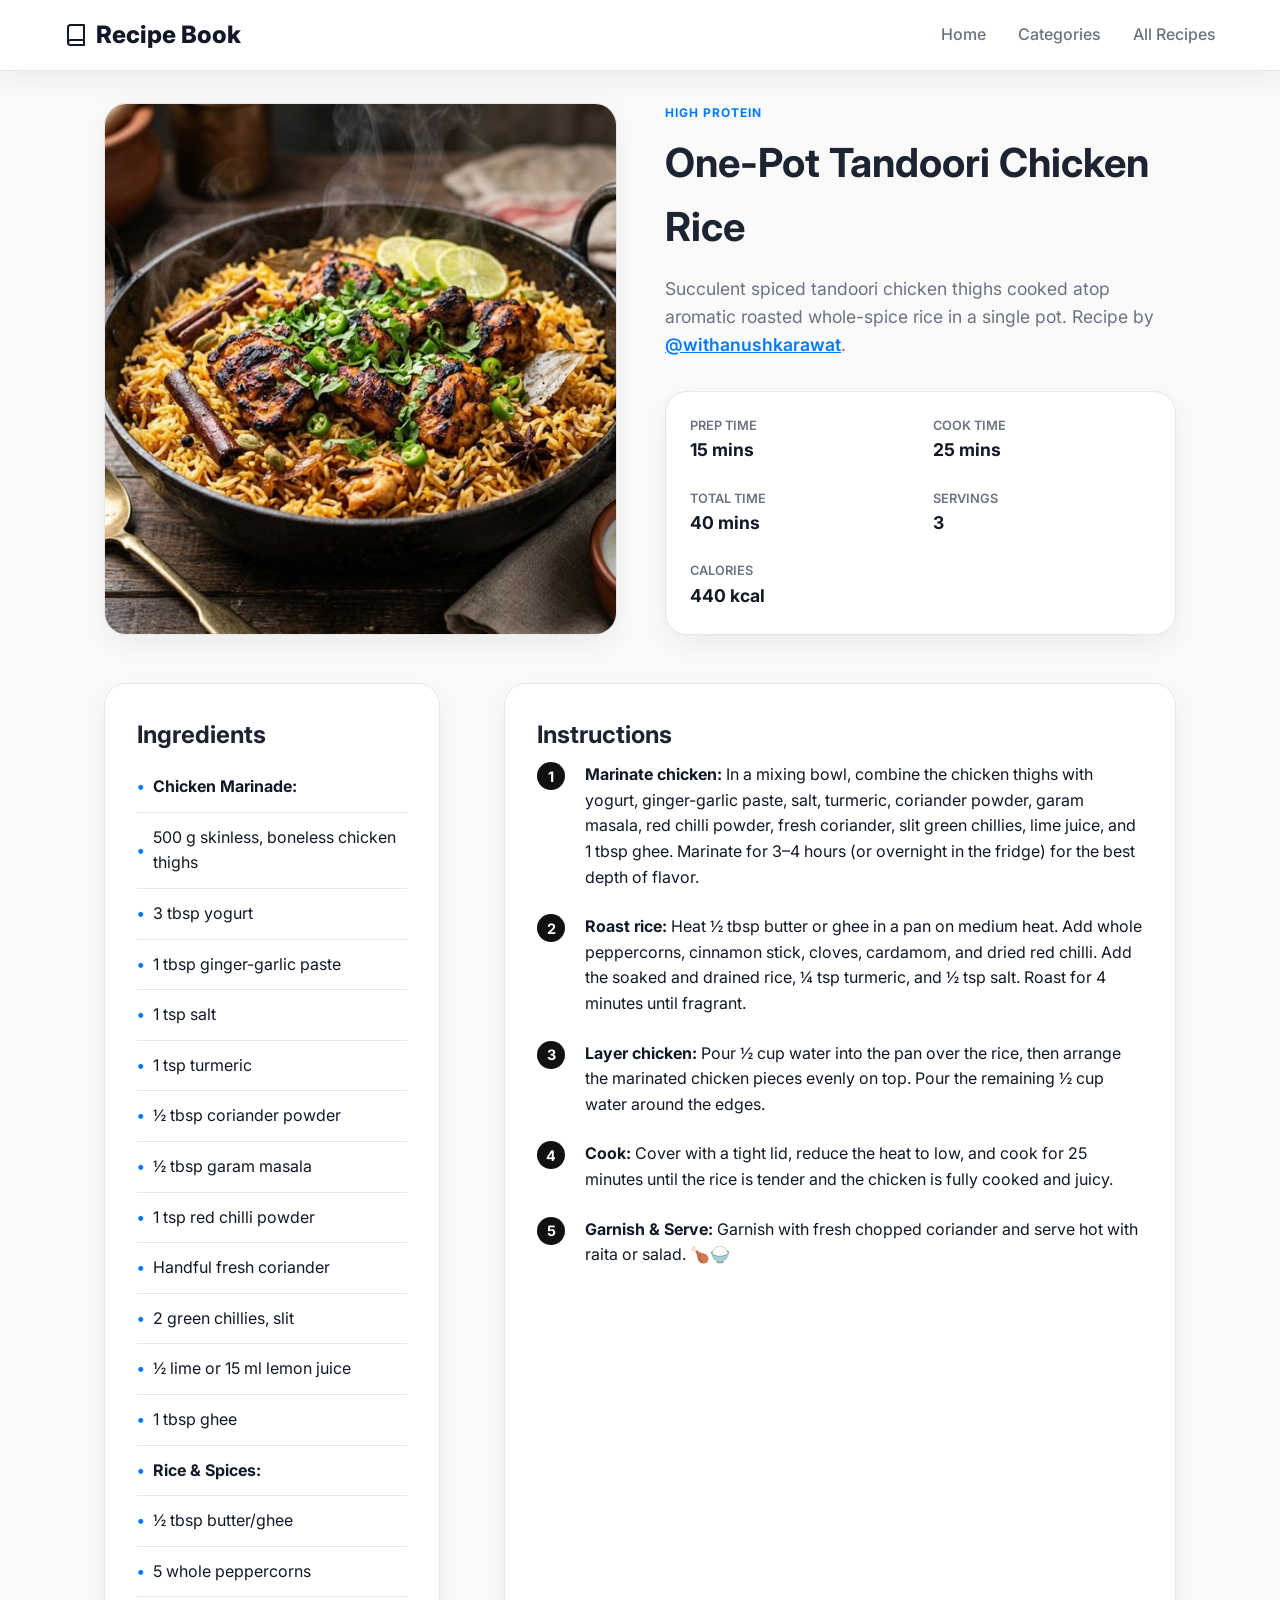
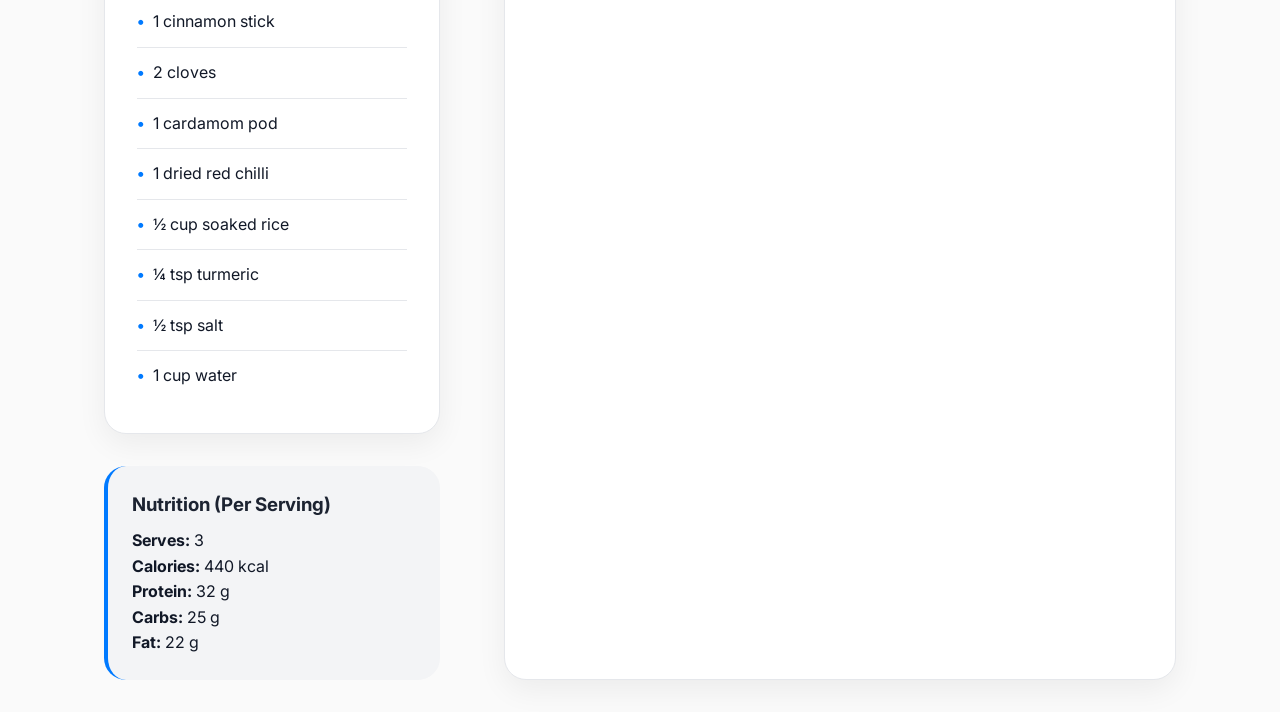
<file: recipes/one_pot_tandoori_chicken_rice.html>
<!DOCTYPE html>
<html lang="en">
<head>
  <meta charset="UTF-8">
  <meta name="viewport" content="width=device-width, initial-scale=1.0">
  <title>One-Pot Tandoori Chicken Rice - My Recipe Book</title>
  <link rel="preconnect" href="https://fonts.googleapis.com">
  <link rel="preconnect" href="https://fonts.gstatic.com" crossorigin>
  <link href="https://fonts.googleapis.com/css2?family=Inter:wght@400;500;600;700;800&display=swap" rel="stylesheet">
  <link rel="stylesheet" href="../css/style.css">
</head>
<body>
  <nav class="navbar">
    <a href="../index.html" class="logo">
      <svg width="24" height="24" viewBox="0 0 24 24" fill="none" stroke="currentColor" stroke-width="2" stroke-linecap="round" stroke-linejoin="round"><path d="M4 19.5v-15A2.5 2.5 0 0 1 6.5 2H20v20H6.5a2.5 2.5 0 0 1 0-5H20"></path></svg>
      Recipe Book
    </a>
    <ul class="nav-links">
      <li><a href="../index.html">Home</a></li>
      <li><a href="../index.html#categories">Categories</a></li>
      <li><a href="../index.html#recipes">All Recipes</a></li>
    </ul>
  </nav>

  <main class="container">
    <header class="recipe-header">
      <div class="recipe-header-img">
        <img src="../images/tandoori-chicken-rice.jpg" alt="One-Pot Tandoori Chicken Rice">
      </div>
      <div class="recipe-header-info">
        <span class="recipe-category">High Protein</span>
        <h1 class="recipe-title" style="font-size: 2.5rem;">One-Pot Tandoori Chicken Rice</h1>
        <p class="recipe-desc">Succulent spiced tandoori chicken thighs cooked atop aromatic roasted whole-spice rice in a single pot. Recipe by <a href="https://www.instagram.com/withanushkarawat/" target="_blank" rel="noopener noreferrer" style="font-weight: 600; text-decoration: underline;">@withanushkarawat</a>.</p>
        
        <div class="recipe-quick-stats">
          <div class="stat-box">
            <span class="stat-label">Prep Time</span>
            <span class="stat-value">15 mins</span>
          </div>
          <div class="stat-box">
            <span class="stat-label">Cook Time</span>
            <span class="stat-value">25 mins</span>
          </div>
          <div class="stat-box">
            <span class="stat-label">Total Time</span>
            <span class="stat-value">40 mins</span>
          </div>
          <div class="stat-box">
            <span class="stat-label">Servings</span>
            <span class="stat-value">3</span>
          </div>
          <div class="stat-box">
            <span class="stat-label">Calories</span>
            <span class="stat-value">440 kcal</span>
          </div>
        </div>
      </div>
    </header>

    <div class="recipe-content">
      <aside>
        <section class="ingredients-section">
          <h2>Ingredients</h2>
          <ul class="ingredients-list">
            <li><strong>Chicken Marinade:</strong></li>
            <li>500 g skinless, boneless chicken thighs</li>
            <li>3 tbsp yogurt</li>
            <li>1 tbsp ginger-garlic paste</li>
            <li>1 tsp salt</li>
            <li>1 tsp turmeric</li>
            <li>½ tbsp coriander powder</li>
            <li>½ tbsp garam masala</li>
            <li>1 tsp red chilli powder</li>
            <li>Handful fresh coriander</li>
            <li>2 green chillies, slit</li>
            <li>½ lime or 15 ml lemon juice</li>
            <li>1 tbsp ghee</li>
            
            <li><strong>Rice & Spices:</strong></li>
            <li>½ tbsp butter/ghee</li>
            <li>5 whole peppercorns</li>
            <li>1 cinnamon stick</li>
            <li>2 cloves</li>
            <li>1 cardamom pod</li>
            <li>1 dried red chilli</li>
            <li>½ cup soaked rice</li>
            <li>¼ tsp turmeric</li>
            <li>½ tsp salt</li>
            <li>1 cup water</li>
          </ul>
        </section>

        <section class="tips-section">
          <h3>Nutrition (Per Serving)</h3>
          <p><strong>Serves:</strong> 3<br><strong>Calories:</strong> 440 kcal<br><strong>Protein:</strong> 32 g<br><strong>Carbs:</strong> 25 g<br><strong>Fat:</strong> 22 g</p>
        </section>
      </aside>

      <section class="instructions-section">
        <h2>Instructions</h2>
        <ol class="instructions-list">
          <li><strong>Marinate chicken:</strong> In a mixing bowl, combine the chicken thighs with yogurt, ginger-garlic paste, salt, turmeric, coriander powder, garam masala, red chilli powder, fresh coriander, slit green chillies, lime juice, and 1 tbsp ghee. Marinate for 3–4 hours (or overnight in the fridge) for the best depth of flavor.</li>
          <li><strong>Roast rice:</strong> Heat ½ tbsp butter or ghee in a pan on medium heat. Add whole peppercorns, cinnamon stick, cloves, cardamom, and dried red chilli. Add the soaked and drained rice, ¼ tsp turmeric, and ½ tsp salt. Roast for 4 minutes until fragrant.</li>
          <li><strong>Layer chicken:</strong> Pour ½ cup water into the pan over the rice, then arrange the marinated chicken pieces evenly on top. Pour the remaining ½ cup water around the edges.</li>
          <li><strong>Cook:</strong> Cover with a tight lid, reduce the heat to low, and cook for 25 minutes until the rice is tender and the chicken is fully cooked and juicy.</li>
          <li><strong>Garnish & Serve:</strong> Garnish with fresh chopped coriander and serve hot with raita or salad. 🍗🍚</li>
        </ol>
      </section>
    </div>
  </main>
</body>
</html>
</file>
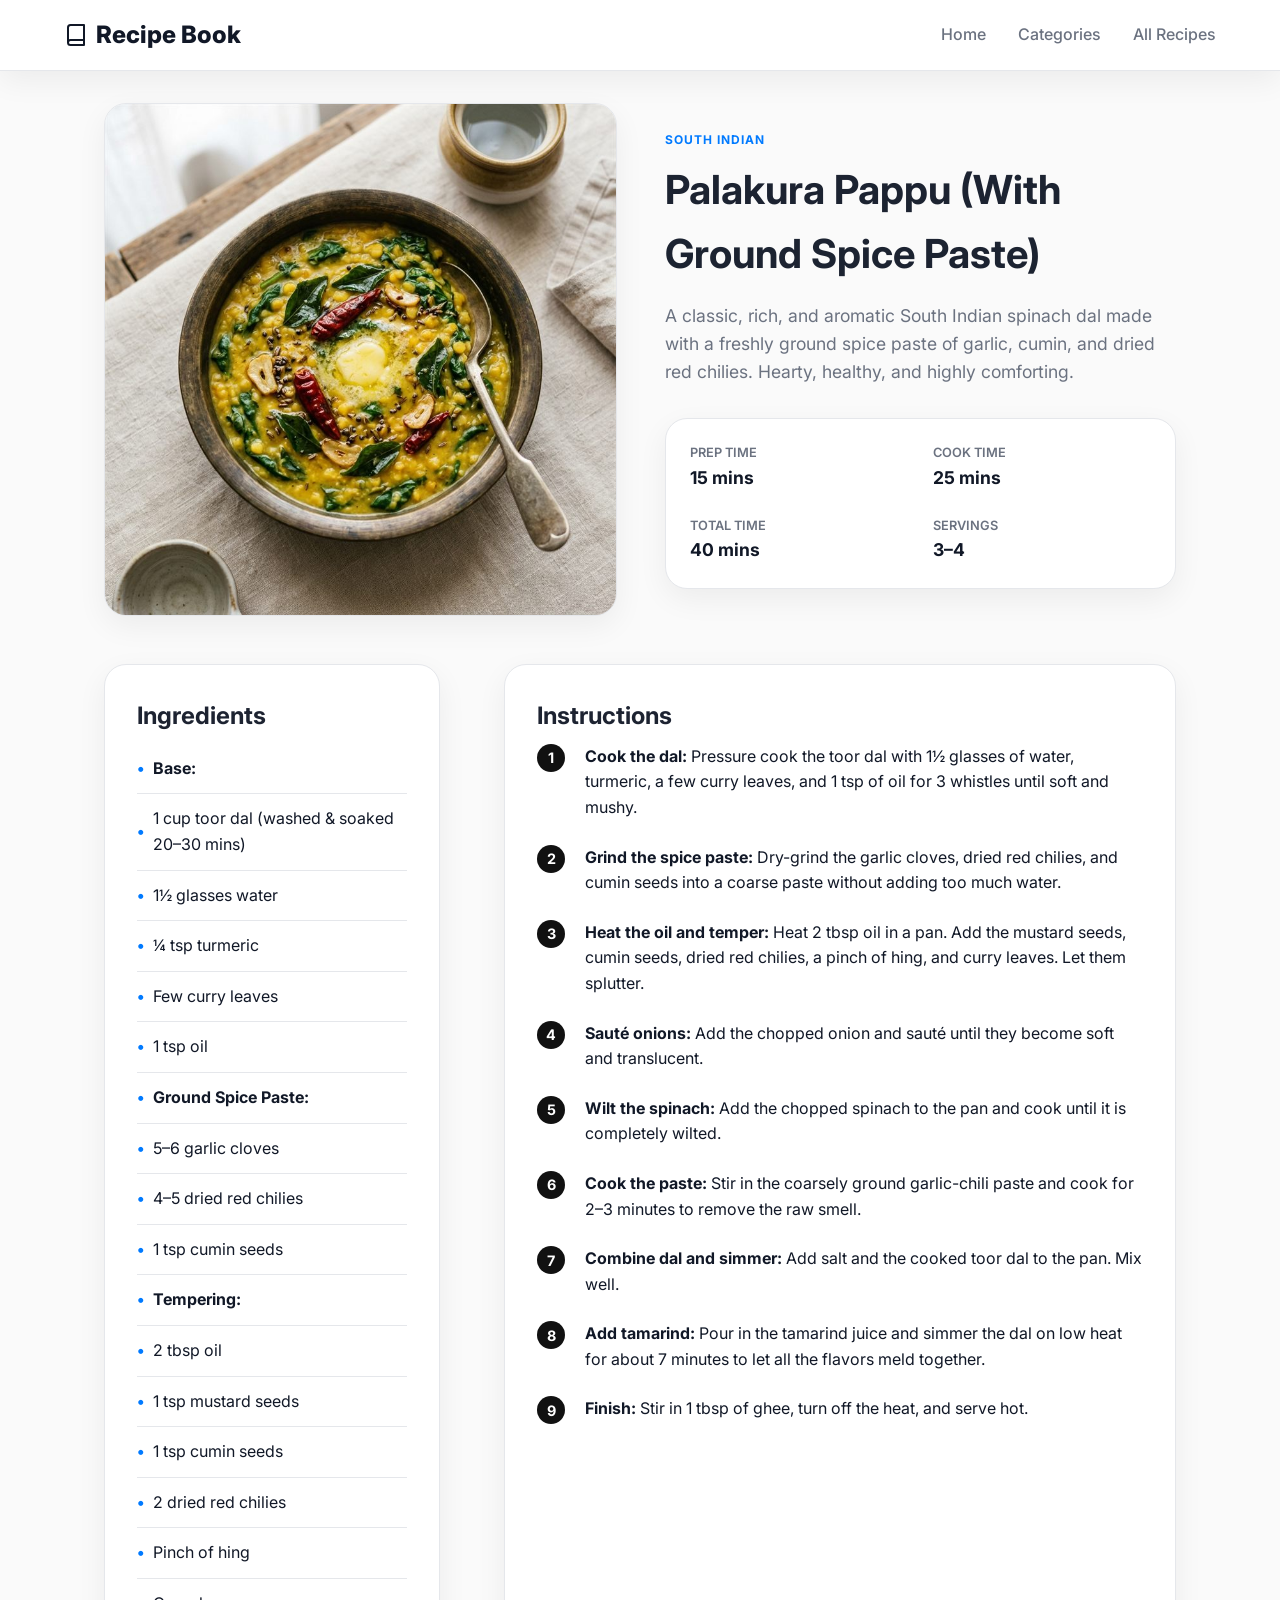
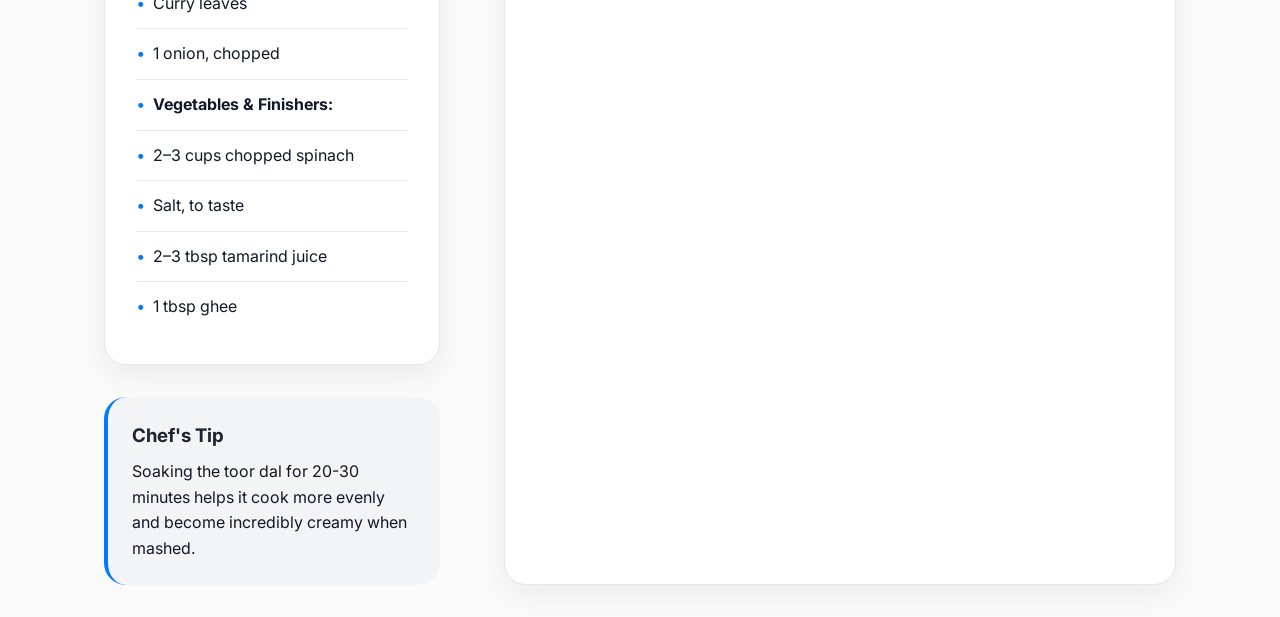
<file: recipes/palakura_pappu_ground_spice.html>
<!DOCTYPE html>
<html lang="en">
<head>
  <meta charset="UTF-8">
  <meta name="viewport" content="width=device-width, initial-scale=1.0">
  <title>Palakura Pappu (With Ground Spice Paste) - My Recipe Book</title>
  <link rel="preconnect" href="https://fonts.googleapis.com">
  <link rel="preconnect" href="https://fonts.gstatic.com" crossorigin>
  <link href="https://fonts.googleapis.com/css2?family=Inter:wght@400;500;600;700;800&display=swap" rel="stylesheet">
  <link rel="stylesheet" href="../css/style.css">
</head>
<body>
  <nav class="navbar">
    <a href="../index.html" class="logo">
      <svg width="24" height="24" viewBox="0 0 24 24" fill="none" stroke="currentColor" stroke-width="2" stroke-linecap="round" stroke-linejoin="round"><path d="M4 19.5v-15A2.5 2.5 0 0 1 6.5 2H20v20H6.5a2.5 2.5 0 0 1 0-5H20"></path></svg>
      Recipe Book
    </a>
    <ul class="nav-links">
      <li><a href="../index.html">Home</a></li>
      <li><a href="../index.html#categories">Categories</a></li>
      <li><a href="../index.html#recipes">All Recipes</a></li>
    </ul>
  </nav>

  <main class="container">
    <header class="recipe-header">
      <div class="recipe-header-img">
        <img src="../images/palakura-pappu.png" alt="Palakura Pappu (With Ground Spice Paste)">
      </div>
      <div class="recipe-header-info">
        <span class="recipe-category">South Indian</span>
        <h1 class="recipe-title" style="font-size: 2.5rem;">Palakura Pappu (With Ground Spice Paste)</h1>
        <p class="recipe-desc">A classic, rich, and aromatic South Indian spinach dal made with a freshly ground spice paste of garlic, cumin, and dried red chilies. Hearty, healthy, and highly comforting.</p>
        
        <div class="recipe-quick-stats">
          <div class="stat-box">
            <span class="stat-label">Prep Time</span>
            <span class="stat-value">15 mins</span>
          </div>
          <div class="stat-box">
            <span class="stat-label">Cook Time</span>
            <span class="stat-value">25 mins</span>
          </div>
          <div class="stat-box">
            <span class="stat-label">Total Time</span>
            <span class="stat-value">40 mins</span>
          </div>
          <div class="stat-box">
            <span class="stat-label">Servings</span>
            <span class="stat-value">3–4</span>
          </div>
        </div>
      </div>
    </header>

    <div class="recipe-content">
      <aside>
        <section class="ingredients-section">
          <h2>Ingredients</h2>
          <ul class="ingredients-list">
            <li><strong>Base:</strong></li>
            <li>1 cup toor dal (washed & soaked 20–30 mins)</li>
            <li>1½ glasses water</li>
            <li>¼ tsp turmeric</li>
            <li>Few curry leaves</li>
            <li>1 tsp oil</li>
            
            <li><strong>Ground Spice Paste:</strong></li>
            <li>5–6 garlic cloves</li>
            <li>4–5 dried red chilies</li>
            <li>1 tsp cumin seeds</li>
            
            <li><strong>Tempering:</strong></li>
            <li>2 tbsp oil</li>
            <li>1 tsp mustard seeds</li>
            <li>1 tsp cumin seeds</li>
            <li>2 dried red chilies</li>
            <li>Pinch of hing</li>
            <li>Curry leaves</li>
            <li>1 onion, chopped</li>
            
            <li><strong>Vegetables & Finishers:</strong></li>
            <li>2–3 cups chopped spinach</li>
            <li>Salt, to taste</li>
            <li>2–3 tbsp tamarind juice</li>
            <li>1 tbsp ghee</li>
          </ul>
        </section>
        
        <section class="tips-section">
          <h3>Chef's Tip</h3>
          <p>Soaking the toor dal for 20-30 minutes helps it cook more evenly and become incredibly creamy when mashed.</p>
        </section>
      </aside>

      <section class="instructions-section">
        <h2>Instructions</h2>
        <ol class="instructions-list">
          <li><strong>Cook the dal:</strong> Pressure cook the toor dal with 1½ glasses of water, turmeric, a few curry leaves, and 1 tsp of oil for 3 whistles until soft and mushy.</li>
          <li><strong>Grind the spice paste:</strong> Dry-grind the garlic cloves, dried red chilies, and cumin seeds into a coarse paste without adding too much water.</li>
          <li><strong>Heat the oil and temper:</strong> Heat 2 tbsp oil in a pan. Add the mustard seeds, cumin seeds, dried red chilies, a pinch of hing, and curry leaves. Let them splutter.</li>
          <li><strong>Sauté onions:</strong> Add the chopped onion and sauté until they become soft and translucent.</li>
          <li><strong>Wilt the spinach:</strong> Add the chopped spinach to the pan and cook until it is completely wilted.</li>
          <li><strong>Cook the paste:</strong> Stir in the coarsely ground garlic-chili paste and cook for 2–3 minutes to remove the raw smell.</li>
          <li><strong>Combine dal and simmer:</strong> Add salt and the cooked toor dal to the pan. Mix well.</li>
          <li><strong>Add tamarind:</strong> Pour in the tamarind juice and simmer the dal on low heat for about 7 minutes to let all the flavors meld together.</li>
          <li><strong>Finish:</strong> Stir in 1 tbsp of ghee, turn off the heat, and serve hot.</li>
        </ol>
      </section>
    </div>
  </main>
</body>
</html>
</file>
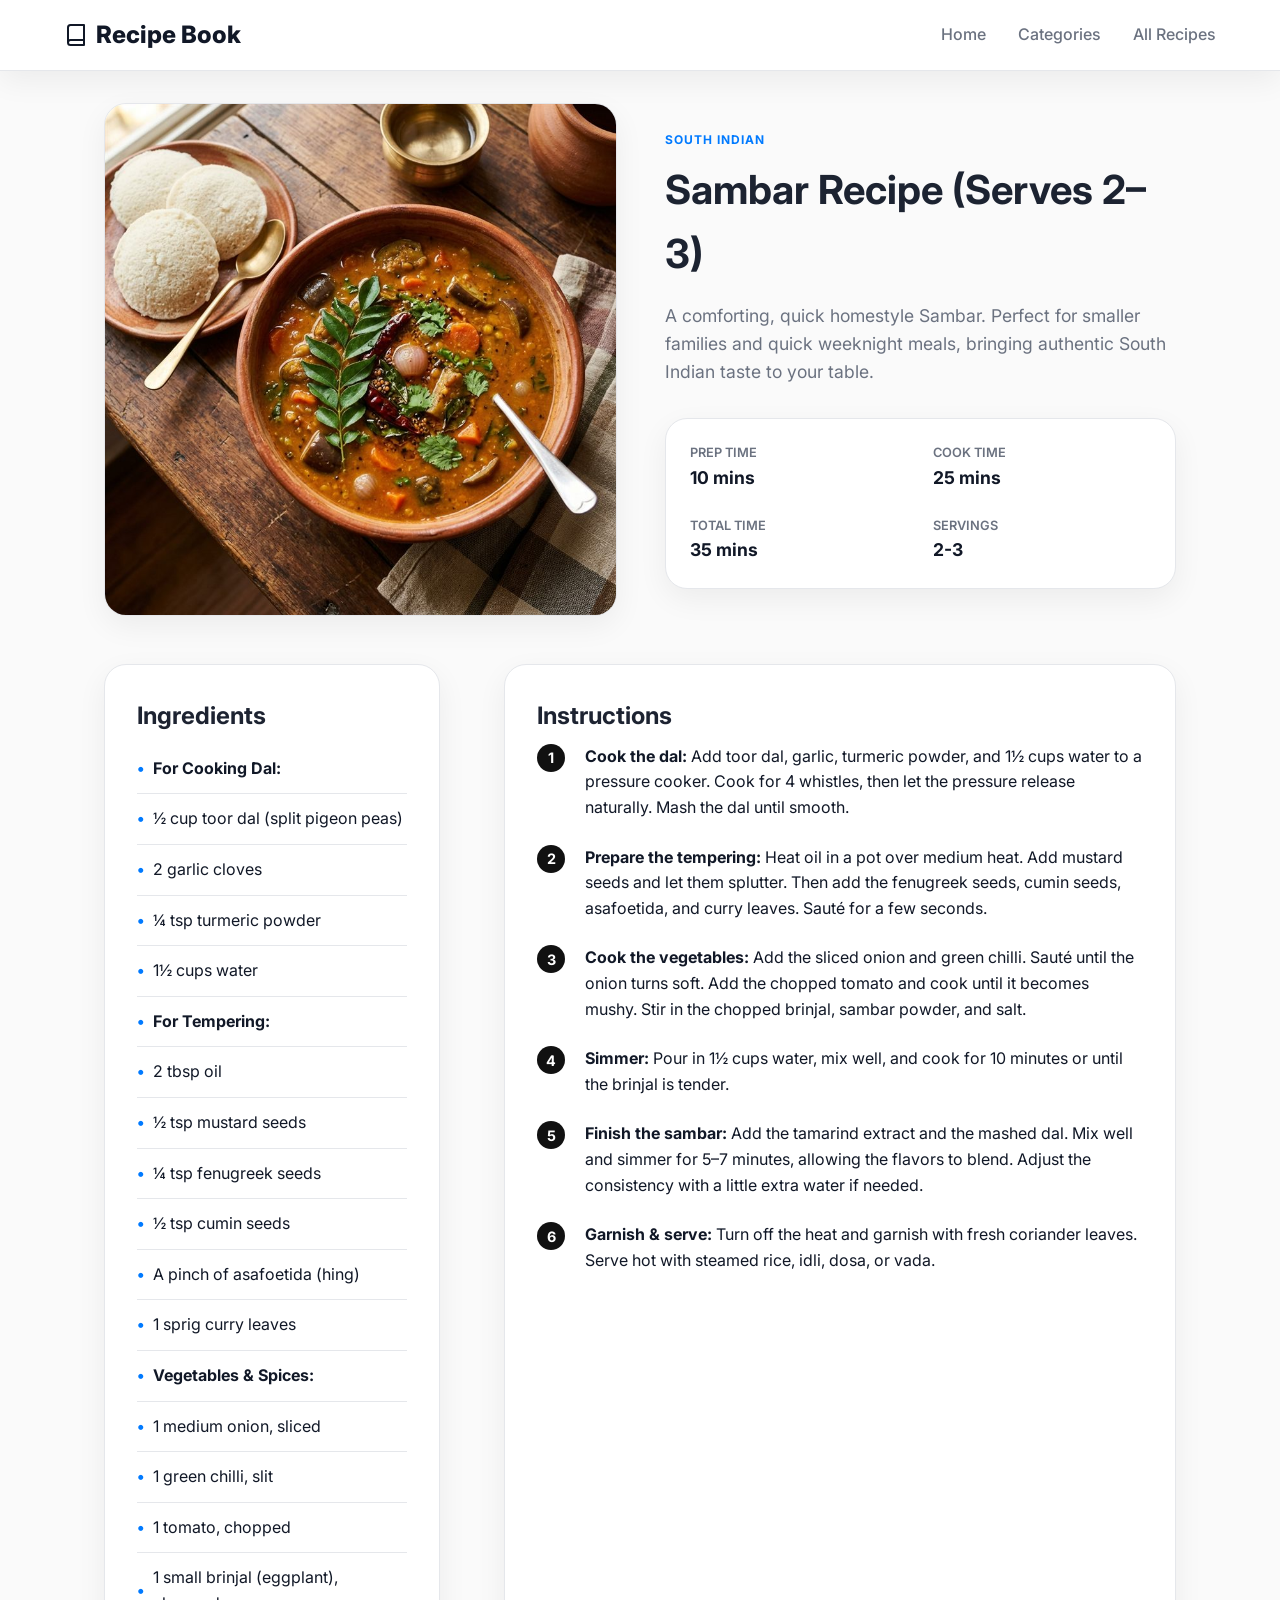
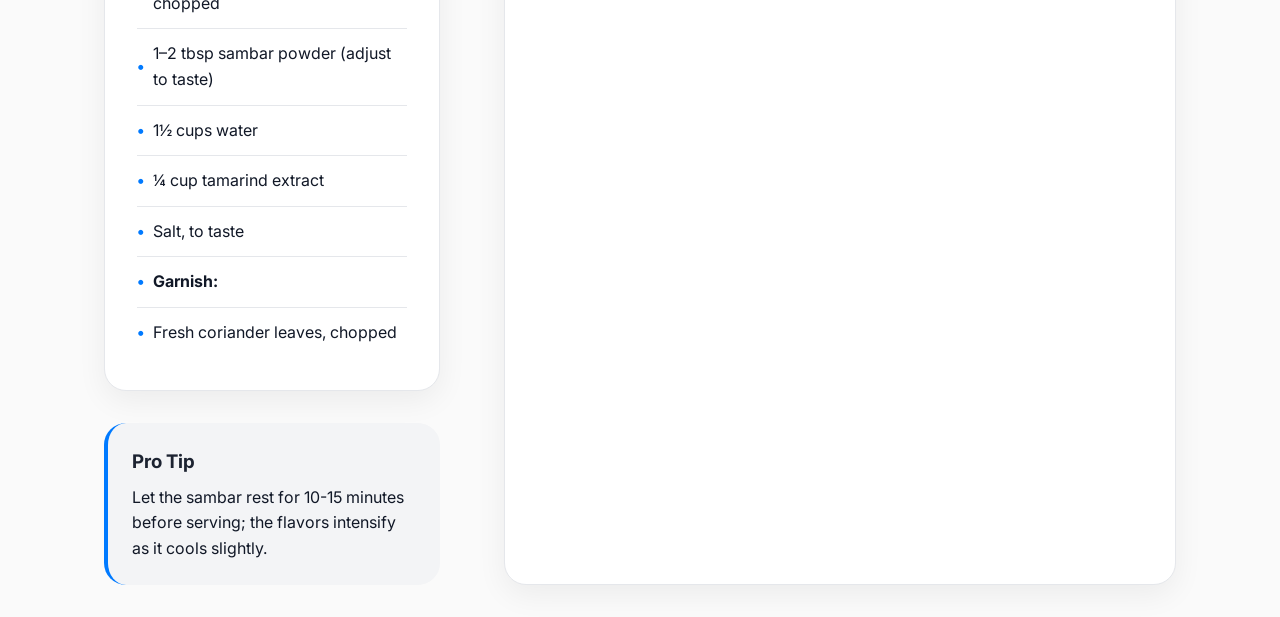
<file: recipes/sambar_serves_2_3.html>
<!DOCTYPE html>
<html lang="en">
<head>
  <meta charset="UTF-8">
  <meta name="viewport" content="width=device-width, initial-scale=1.0">
  <title>Sambar Recipe (Serves 2–3) - My Recipe Book</title>
  <link rel="preconnect" href="https://fonts.googleapis.com">
  <link rel="preconnect" href="https://fonts.gstatic.com" crossorigin>
  <link href="https://fonts.googleapis.com/css2?family=Inter:wght@400;500;600;700;800&display=swap" rel="stylesheet">
  <link rel="stylesheet" href="../css/style.css">
</head>
<body>
  <nav class="navbar">
    <a href="../index.html" class="logo">
      <svg width="24" height="24" viewBox="0 0 24 24" fill="none" stroke="currentColor" stroke-width="2" stroke-linecap="round" stroke-linejoin="round"><path d="M4 19.5v-15A2.5 2.5 0 0 1 6.5 2H20v20H6.5a2.5 2.5 0 0 1 0-5H20"></path></svg>
      Recipe Book
    </a>
    <ul class="nav-links">
      <li><a href="../index.html">Home</a></li>
      <li><a href="../index.html#categories">Categories</a></li>
      <li><a href="../index.html#recipes">All Recipes</a></li>
    </ul>
  </nav>

  <main class="container">
    <header class="recipe-header">
      <div class="recipe-header-img">
        <img src="../images/sambar-serves-2-3.png" alt="Sambar Recipe (Serves 2–3)">
      </div>
      <div class="recipe-header-info">
        <span class="recipe-category">South Indian</span>
        <h1 class="recipe-title" style="font-size: 2.5rem;">Sambar Recipe (Serves 2–3)</h1>
        <p class="recipe-desc">A comforting, quick homestyle Sambar. Perfect for smaller families and quick weeknight meals, bringing authentic South Indian taste to your table.</p>
        
        <div class="recipe-quick-stats">
          <div class="stat-box">
            <span class="stat-label">Prep Time</span>
            <span class="stat-value">10 mins</span>
          </div>
          <div class="stat-box">
            <span class="stat-label">Cook Time</span>
            <span class="stat-value">25 mins</span>
          </div>
          <div class="stat-box">
            <span class="stat-label">Total Time</span>
            <span class="stat-value">35 mins</span>
          </div>
          <div class="stat-box">
            <span class="stat-label">Servings</span>
            <span class="stat-value">2-3</span>
          </div>
        </div>
      </div>
    </header>

    <div class="recipe-content">
      <aside>
        <section class="ingredients-section">
          <h2>Ingredients</h2>
          <ul class="ingredients-list">
            <li><strong>For Cooking Dal:</strong></li>
            <li>½ cup toor dal (split pigeon peas)</li>
            <li>2 garlic cloves</li>
            <li>¼ tsp turmeric powder</li>
            <li>1½ cups water</li>
            
            <li><strong>For Tempering:</strong></li>
            <li>2 tbsp oil</li>
            <li>½ tsp mustard seeds</li>
            <li>¼ tsp fenugreek seeds</li>
            <li>½ tsp cumin seeds</li>
            <li>A pinch of asafoetida (hing)</li>
            <li>1 sprig curry leaves</li>
            
            <li><strong>Vegetables & Spices:</strong></li>
            <li>1 medium onion, sliced</li>
            <li>1 green chilli, slit</li>
            <li>1 tomato, chopped</li>
            <li>1 small brinjal (eggplant), chopped</li>
            <li>1–2 tbsp sambar powder (adjust to taste)</li>
            <li>1½ cups water</li>
            <li>¼ cup tamarind extract</li>
            <li>Salt, to taste</li>
            
            <li><strong>Garnish:</strong></li>
            <li>Fresh coriander leaves, chopped</li>
          </ul>
        </section>
        
        <section class="tips-section">
          <h3>Pro Tip</h3>
          <p>Let the sambar rest for 10-15 minutes before serving; the flavors intensify as it cools slightly.</p>
        </section>
      </aside>

      <section class="instructions-section">
        <h2>Instructions</h2>
        <ol class="instructions-list">
          <li><strong>Cook the dal:</strong> Add toor dal, garlic, turmeric powder, and 1½ cups water to a pressure cooker. Cook for 4 whistles, then let the pressure release naturally. Mash the dal until smooth.</li>
          <li><strong>Prepare the tempering:</strong> Heat oil in a pot over medium heat. Add mustard seeds and let them splutter. Then add the fenugreek seeds, cumin seeds, asafoetida, and curry leaves. Sauté for a few seconds.</li>
          <li><strong>Cook the vegetables:</strong> Add the sliced onion and green chilli. Sauté until the onion turns soft. Add the chopped tomato and cook until it becomes mushy. Stir in the chopped brinjal, sambar powder, and salt.</li>
          <li><strong>Simmer:</strong> Pour in 1½ cups water, mix well, and cook for 10 minutes or until the brinjal is tender.</li>
          <li><strong>Finish the sambar:</strong> Add the tamarind extract and the mashed dal. Mix well and simmer for 5–7 minutes, allowing the flavors to blend. Adjust the consistency with a little extra water if needed.</li>
          <li><strong>Garnish & serve:</strong> Turn off the heat and garnish with fresh coriander leaves. Serve hot with steamed rice, idli, dosa, or vada.</li>
        </ol>
      </section>
    </div>
  </main>
</body>
</html>
</file>
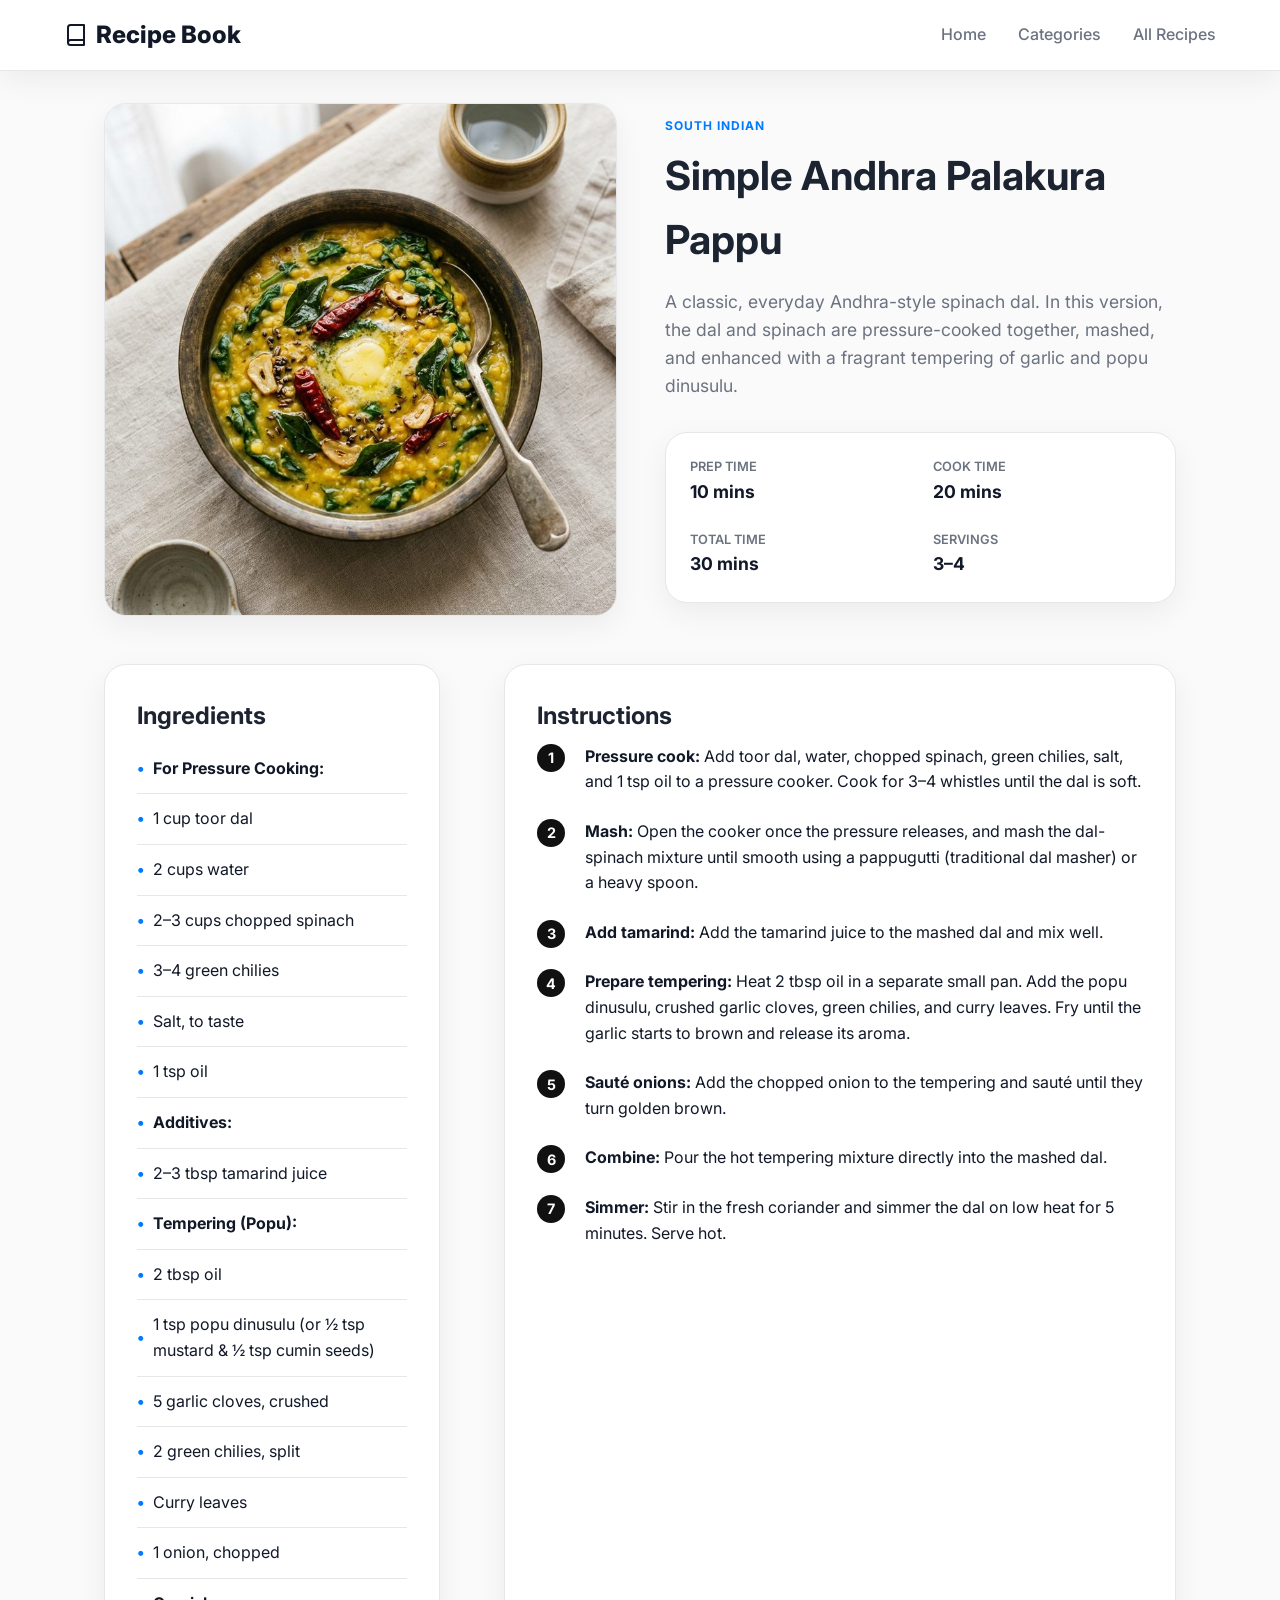
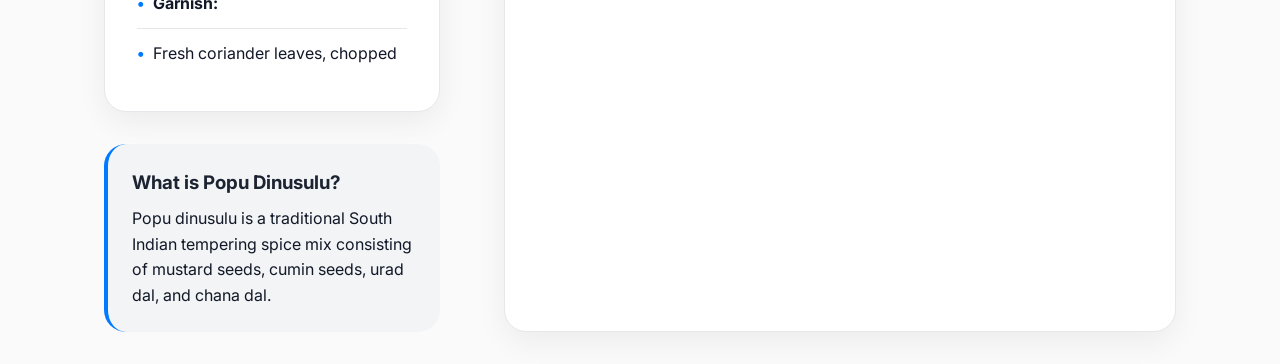
<file: recipes/simple_andhra_palakura_pappu.html>
<!DOCTYPE html>
<html lang="en">
<head>
  <meta charset="UTF-8">
  <meta name="viewport" content="width=device-width, initial-scale=1.0">
  <title>Simple Andhra Palakura Pappu - My Recipe Book</title>
  <link rel="preconnect" href="https://fonts.googleapis.com">
  <link rel="preconnect" href="https://fonts.gstatic.com" crossorigin>
  <link href="https://fonts.googleapis.com/css2?family=Inter:wght@400;500;600;700;800&display=swap" rel="stylesheet">
  <link rel="stylesheet" href="../css/style.css">
</head>
<body>
  <nav class="navbar">
    <a href="../index.html" class="logo">
      <svg width="24" height="24" viewBox="0 0 24 24" fill="none" stroke="currentColor" stroke-width="2" stroke-linecap="round" stroke-linejoin="round"><path d="M4 19.5v-15A2.5 2.5 0 0 1 6.5 2H20v20H6.5a2.5 2.5 0 0 1 0-5H20"></path></svg>
      Recipe Book
    </a>
    <ul class="nav-links">
      <li><a href="../index.html">Home</a></li>
      <li><a href="../index.html#categories">Categories</a></li>
      <li><a href="../index.html#recipes">All Recipes</a></li>
    </ul>
  </nav>

  <main class="container">
    <header class="recipe-header">
      <div class="recipe-header-img">
        <img src="../images/palakura-pappu.png" alt="Simple Andhra Palakura Pappu">
      </div>
      <div class="recipe-header-info">
        <span class="recipe-category">South Indian</span>
        <h1 class="recipe-title" style="font-size: 2.5rem;">Simple Andhra Palakura Pappu</h1>
        <p class="recipe-desc">A classic, everyday Andhra-style spinach dal. In this version, the dal and spinach are pressure-cooked together, mashed, and enhanced with a fragrant tempering of garlic and popu dinusulu.</p>
        
        <div class="recipe-quick-stats">
          <div class="stat-box">
            <span class="stat-label">Prep Time</span>
            <span class="stat-value">10 mins</span>
          </div>
          <div class="stat-box">
            <span class="stat-label">Cook Time</span>
            <span class="stat-value">20 mins</span>
          </div>
          <div class="stat-box">
            <span class="stat-label">Total Time</span>
            <span class="stat-value">30 mins</span>
          </div>
          <div class="stat-box">
            <span class="stat-label">Servings</span>
            <span class="stat-value">3–4</span>
          </div>
        </div>
      </div>
    </header>

    <div class="recipe-content">
      <aside>
        <section class="ingredients-section">
          <h2>Ingredients</h2>
          <ul class="ingredients-list">
            <li><strong>For Pressure Cooking:</strong></li>
            <li>1 cup toor dal</li>
            <li>2 cups water</li>
            <li>2–3 cups chopped spinach</li>
            <li>3–4 green chilies</li>
            <li>Salt, to taste</li>
            <li>1 tsp oil</li>
            
            <li><strong>Additives:</strong></li>
            <li>2–3 tbsp tamarind juice</li>
            
            <li><strong>Tempering (Popu):</strong></li>
            <li>2 tbsp oil</li>
            <li>1 tsp popu dinusulu (or ½ tsp mustard & ½ tsp cumin seeds)</li>
            <li>5 garlic cloves, crushed</li>
            <li>2 green chilies, split</li>
            <li>Curry leaves</li>
            <li>1 onion, chopped</li>
            
            <li><strong>Garnish:</strong></li>
            <li>Fresh coriander leaves, chopped</li>
          </ul>
        </section>
        
        <section class="tips-section">
          <h3>What is Popu Dinusulu?</h3>
          <p>Popu dinusulu is a traditional South Indian tempering spice mix consisting of mustard seeds, cumin seeds, urad dal, and chana dal.</p>
        </section>
      </aside>

      <section class="instructions-section">
        <h2>Instructions</h2>
        <ol class="instructions-list">
          <li><strong>Pressure cook:</strong> Add toor dal, water, chopped spinach, green chilies, salt, and 1 tsp oil to a pressure cooker. Cook for 3–4 whistles until the dal is soft.</li>
          <li><strong>Mash:</strong> Open the cooker once the pressure releases, and mash the dal-spinach mixture until smooth using a pappugutti (traditional dal masher) or a heavy spoon.</li>
          <li><strong>Add tamarind:</strong> Add the tamarind juice to the mashed dal and mix well.</li>
          <li><strong>Prepare tempering:</strong> Heat 2 tbsp oil in a separate small pan. Add the popu dinusulu, crushed garlic cloves, green chilies, and curry leaves. Fry until the garlic starts to brown and release its aroma.</li>
          <li><strong>Sauté onions:</strong> Add the chopped onion to the tempering and sauté until they turn golden brown.</li>
          <li><strong>Combine:</strong> Pour the hot tempering mixture directly into the mashed dal.</li>
          <li><strong>Simmer:</strong> Stir in the fresh coriander and simmer the dal on low heat for 5 minutes. Serve hot.</li>
        </ol>
      </section>
    </div>
  </main>
</body>
</html>
</file>
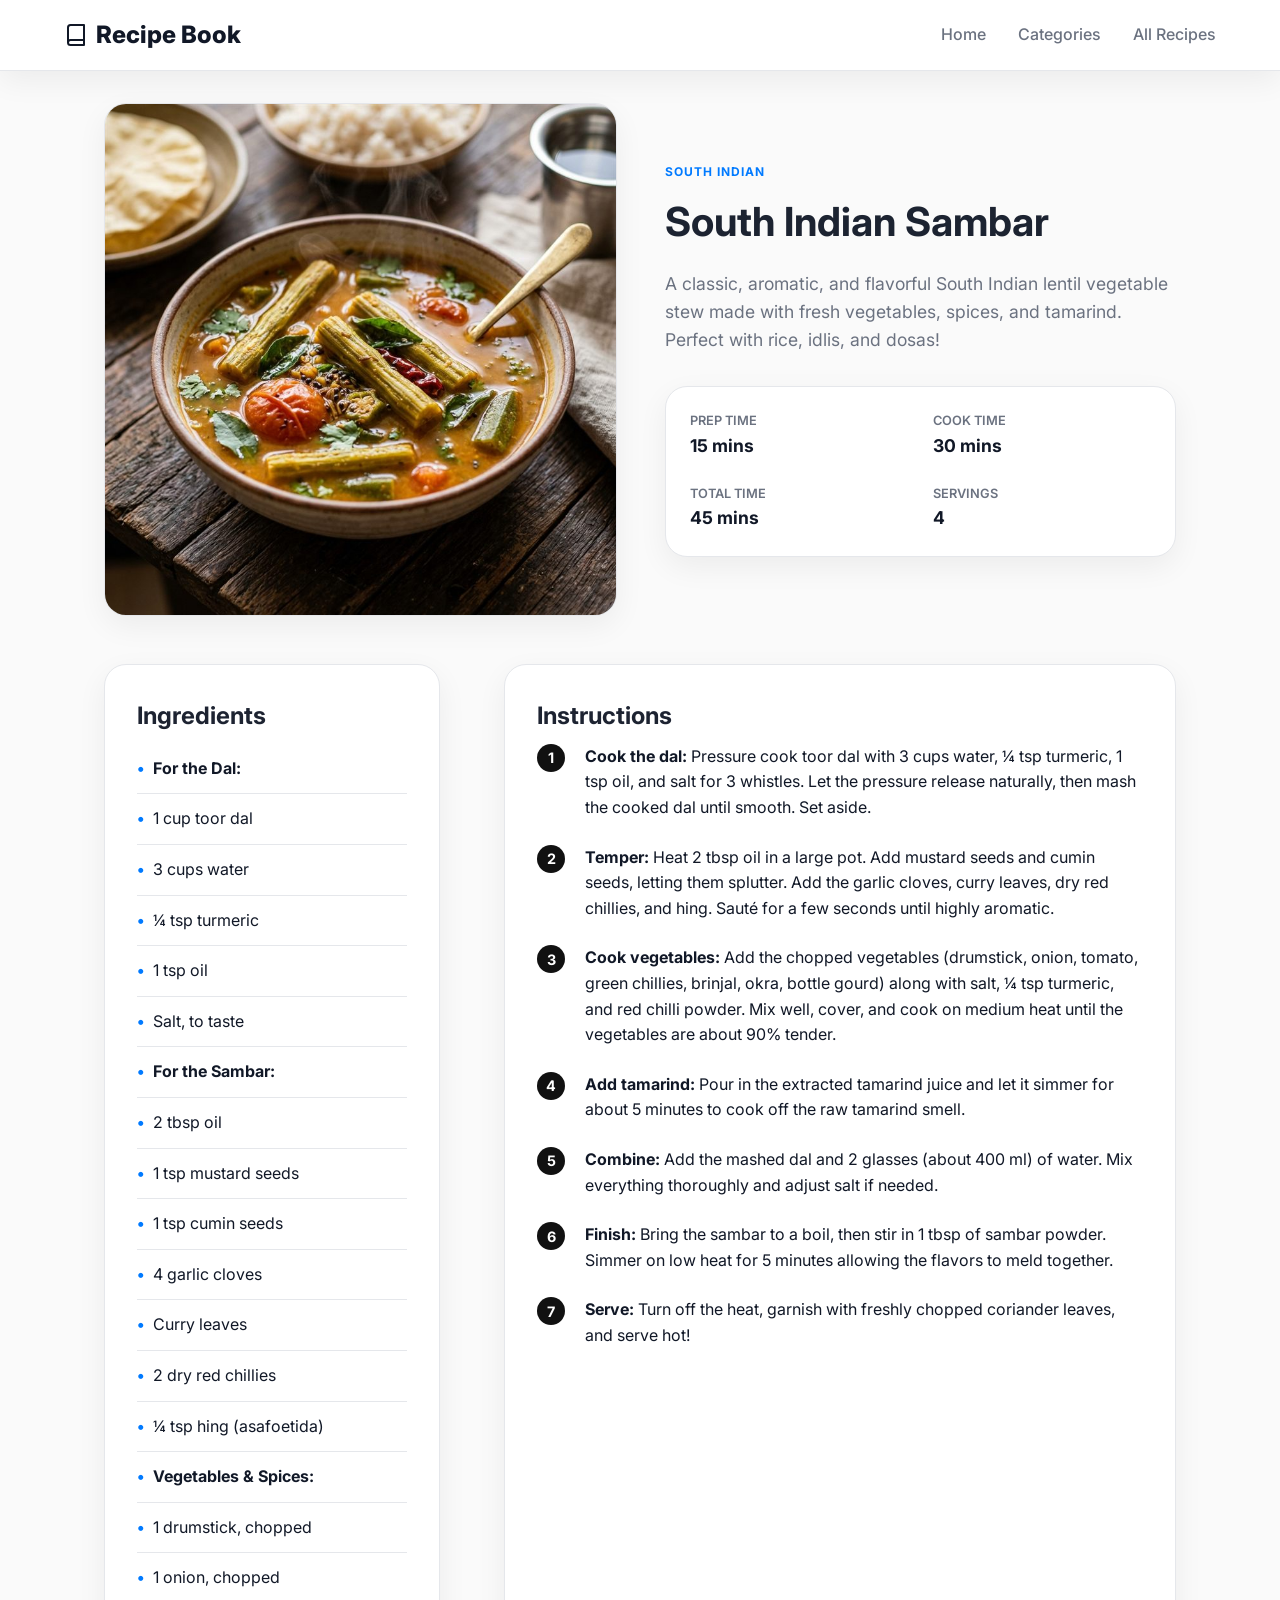
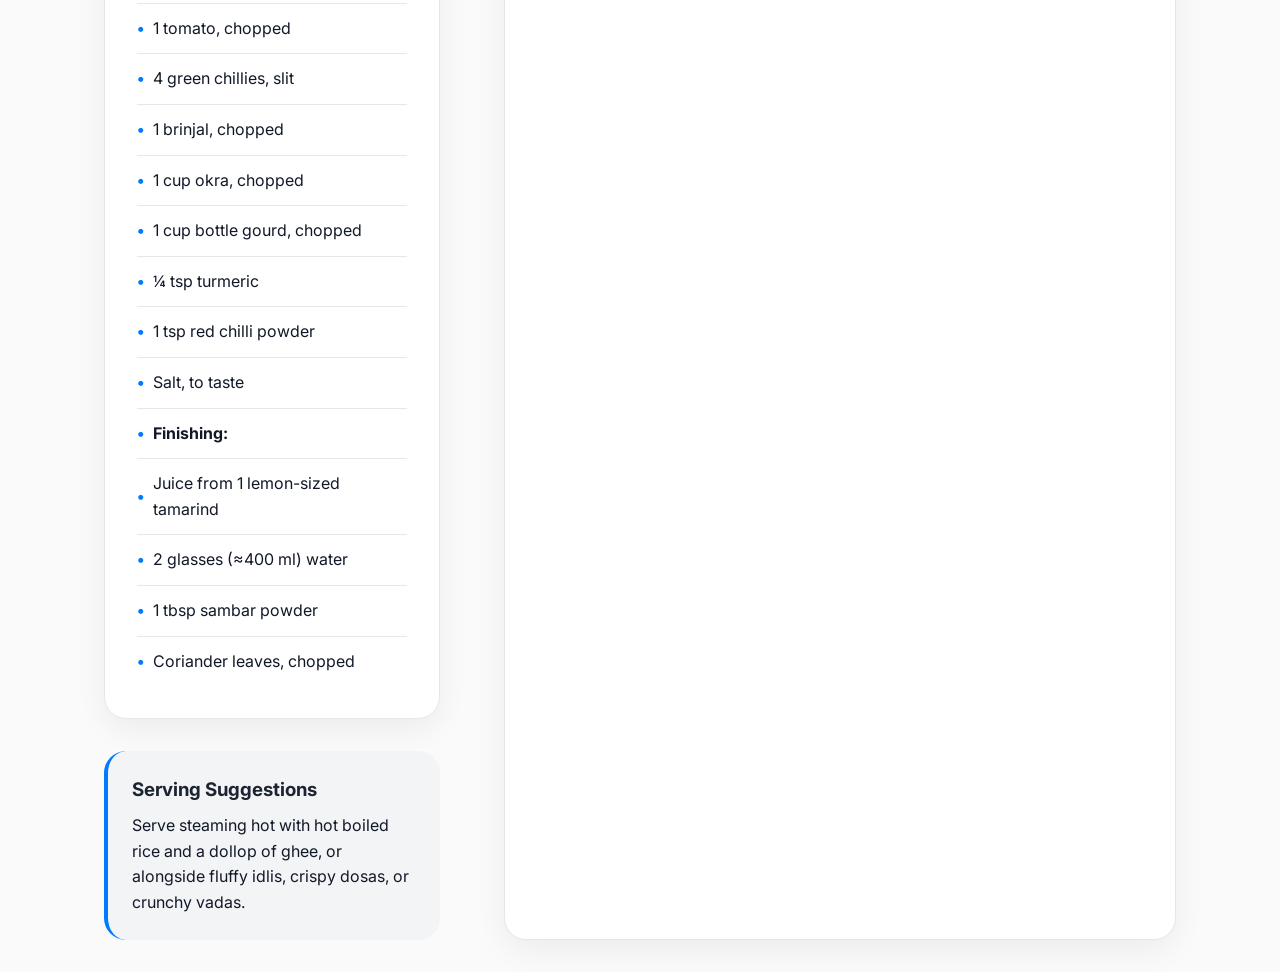
<file: recipes/south_indian_sambar.html>
<!DOCTYPE html>
<html lang="en">
<head>
  <meta charset="UTF-8">
  <meta name="viewport" content="width=device-width, initial-scale=1.0">
  <title>South Indian Sambar (Serves 4) - My Recipe Book</title>
  <link rel="preconnect" href="https://fonts.googleapis.com">
  <link rel="preconnect" href="https://fonts.gstatic.com" crossorigin>
  <link href="https://fonts.googleapis.com/css2?family=Inter:wght@400;500;600;700;800&display=swap" rel="stylesheet">
  <link rel="stylesheet" href="../css/style.css">
</head>
<body>
  <nav class="navbar">
    <a href="../index.html" class="logo">
      <svg width="24" height="24" viewBox="0 0 24 24" fill="none" stroke="currentColor" stroke-width="2" stroke-linecap="round" stroke-linejoin="round"><path d="M4 19.5v-15A2.5 2.5 0 0 1 6.5 2H20v20H6.5a2.5 2.5 0 0 1 0-5H20"></path></svg>
      Recipe Book
    </a>
    <ul class="nav-links">
      <li><a href="../index.html">Home</a></li>
      <li><a href="../index.html#categories">Categories</a></li>
      <li><a href="../index.html#recipes">All Recipes</a></li>
    </ul>
  </nav>

  <main class="container">
    <header class="recipe-header">
      <div class="recipe-header-img">
        <img src="../images/south-indian-sambar.png" alt="South Indian Sambar">
      </div>
      <div class="recipe-header-info">
        <span class="recipe-category">South Indian</span>
        <h1 class="recipe-title" style="font-size: 2.5rem;">South Indian Sambar</h1>
        <p class="recipe-desc">A classic, aromatic, and flavorful South Indian lentil vegetable stew made with fresh vegetables, spices, and tamarind. Perfect with rice, idlis, and dosas!</p>
        
        <div class="recipe-quick-stats">
          <div class="stat-box">
            <span class="stat-label">Prep Time</span>
            <span class="stat-value">15 mins</span>
          </div>
          <div class="stat-box">
            <span class="stat-label">Cook Time</span>
            <span class="stat-value">30 mins</span>
          </div>
          <div class="stat-box">
            <span class="stat-label">Total Time</span>
            <span class="stat-value">45 mins</span>
          </div>
          <div class="stat-box">
            <span class="stat-label">Servings</span>
            <span class="stat-value">4</span>
          </div>
        </div>
      </div>
    </header>

    <div class="recipe-content">
      <aside>
        <section class="ingredients-section">
          <h2>Ingredients</h2>
          <ul class="ingredients-list">
            <li><strong>For the Dal:</strong></li>
            <li>1 cup toor dal</li>
            <li>3 cups water</li>
            <li>¼ tsp turmeric</li>
            <li>1 tsp oil</li>
            <li>Salt, to taste</li>
            
            <li><strong>For the Sambar:</strong></li>
            <li>2 tbsp oil</li>
            <li>1 tsp mustard seeds</li>
            <li>1 tsp cumin seeds</li>
            <li>4 garlic cloves</li>
            <li>Curry leaves</li>
            <li>2 dry red chillies</li>
            <li>¼ tsp hing (asafoetida)</li>
            
            <li><strong>Vegetables & Spices:</strong></li>
            <li>1 drumstick, chopped</li>
            <li>1 onion, chopped</li>
            <li>1 tomato, chopped</li>
            <li>4 green chillies, slit</li>
            <li>1 brinjal, chopped</li>
            <li>1 cup okra, chopped</li>
            <li>1 cup bottle gourd, chopped</li>
            <li>¼ tsp turmeric</li>
            <li>1 tsp red chilli powder</li>
            <li>Salt, to taste</li>
            
            <li><strong>Finishing:</strong></li>
            <li>Juice from 1 lemon-sized tamarind</li>
            <li>2 glasses (≈400 ml) water</li>
            <li>1 tbsp sambar powder</li>
            <li>Coriander leaves, chopped</li>
          </ul>
        </section>
        
        <section class="tips-section">
          <h3>Serving Suggestions</h3>
          <p>Serve steaming hot with hot boiled rice and a dollop of ghee, or alongside fluffy idlis, crispy dosas, or crunchy vadas.</p>
        </section>
      </aside>

      <section class="instructions-section">
        <h2>Instructions</h2>
        <ol class="instructions-list">
          <li><strong>Cook the dal:</strong> Pressure cook toor dal with 3 cups water, ¼ tsp turmeric, 1 tsp oil, and salt for 3 whistles. Let the pressure release naturally, then mash the cooked dal until smooth. Set aside.</li>
          <li><strong>Temper:</strong> Heat 2 tbsp oil in a large pot. Add mustard seeds and cumin seeds, letting them splutter. Add the garlic cloves, curry leaves, dry red chillies, and hing. Sauté for a few seconds until highly aromatic.</li>
          <li><strong>Cook vegetables:</strong> Add the chopped vegetables (drumstick, onion, tomato, green chillies, brinjal, okra, bottle gourd) along with salt, ¼ tsp turmeric, and red chilli powder. Mix well, cover, and cook on medium heat until the vegetables are about 90% tender.</li>
          <li><strong>Add tamarind:</strong> Pour in the extracted tamarind juice and let it simmer for about 5 minutes to cook off the raw tamarind smell.</li>
          <li><strong>Combine:</strong> Add the mashed dal and 2 glasses (about 400 ml) of water. Mix everything thoroughly and adjust salt if needed.</li>
          <li><strong>Finish:</strong> Bring the sambar to a boil, then stir in 1 tbsp of sambar powder. Simmer on low heat for 5 minutes allowing the flavors to meld together.</li>
          <li><strong>Serve:</strong> Turn off the heat, garnish with freshly chopped coriander leaves, and serve hot!</li>
        </ol>
      </section>
    </div>
  </main>
</body>
</html>
</file>
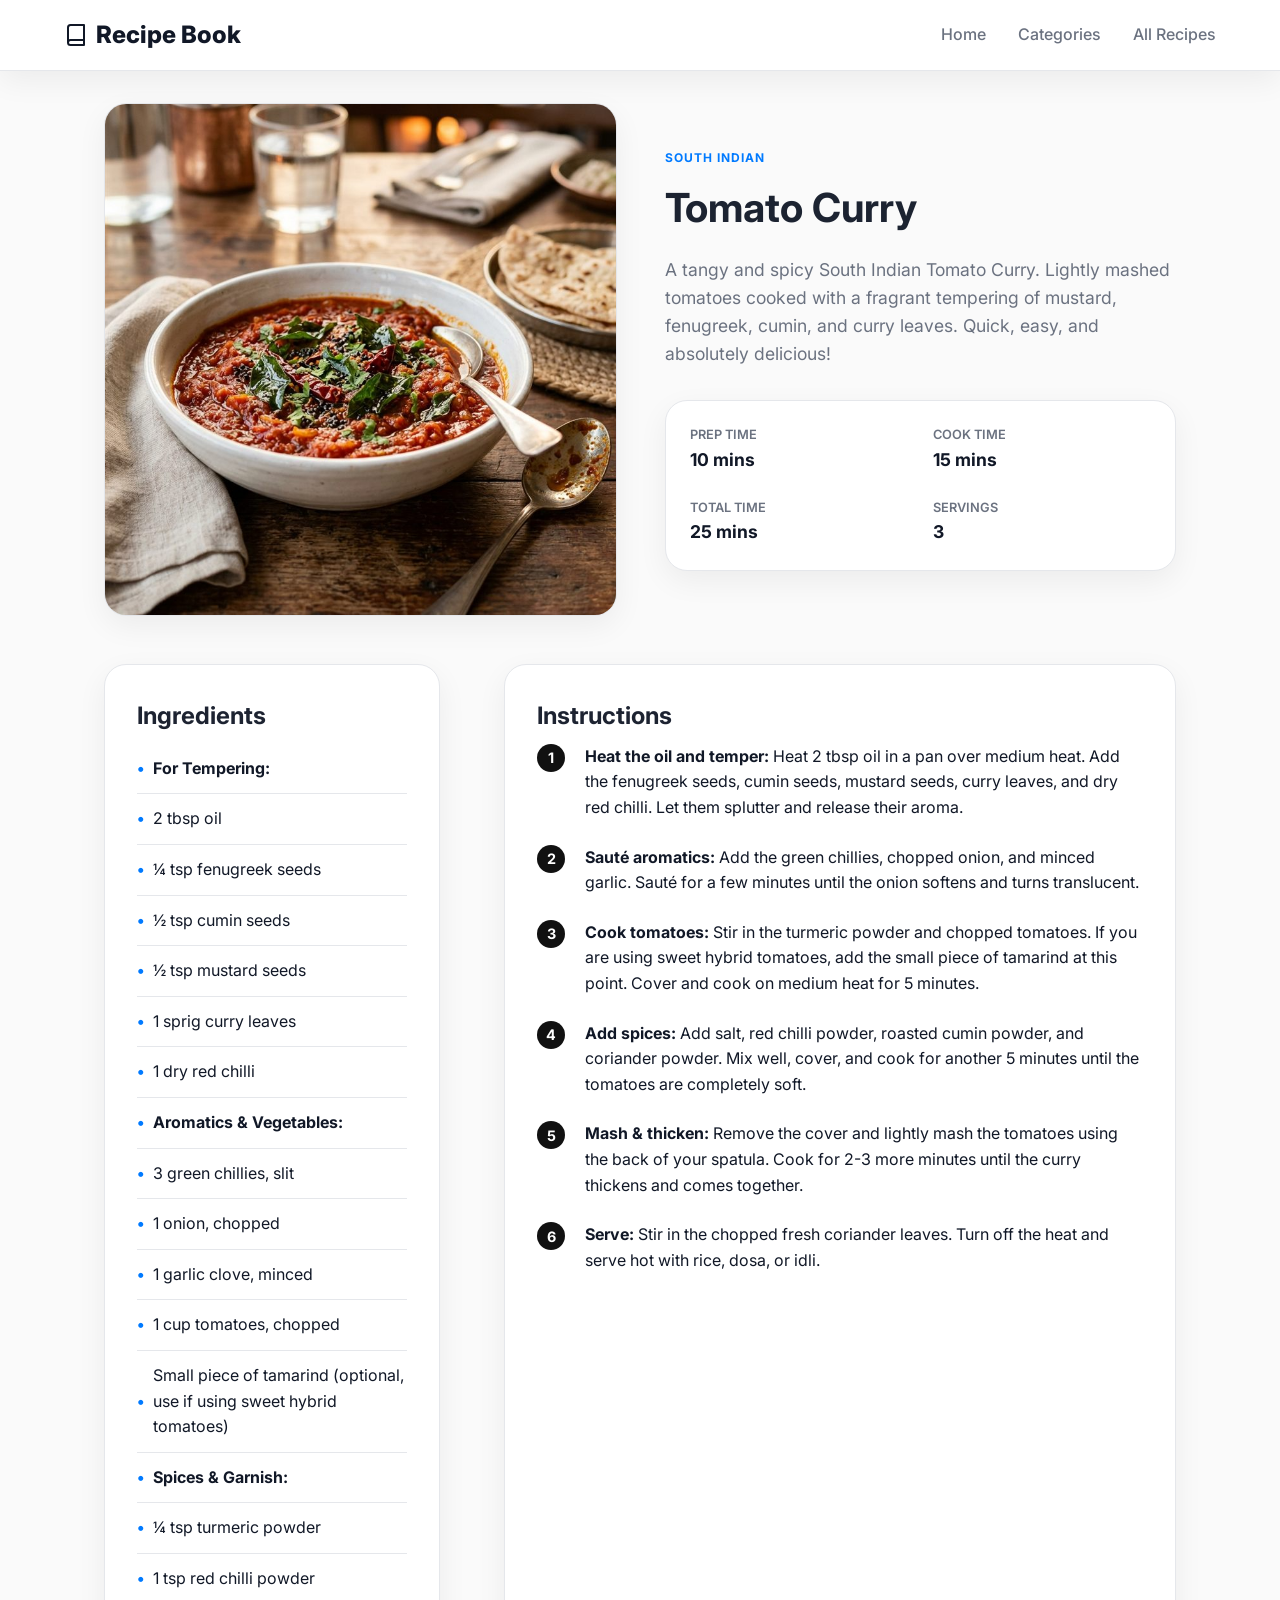
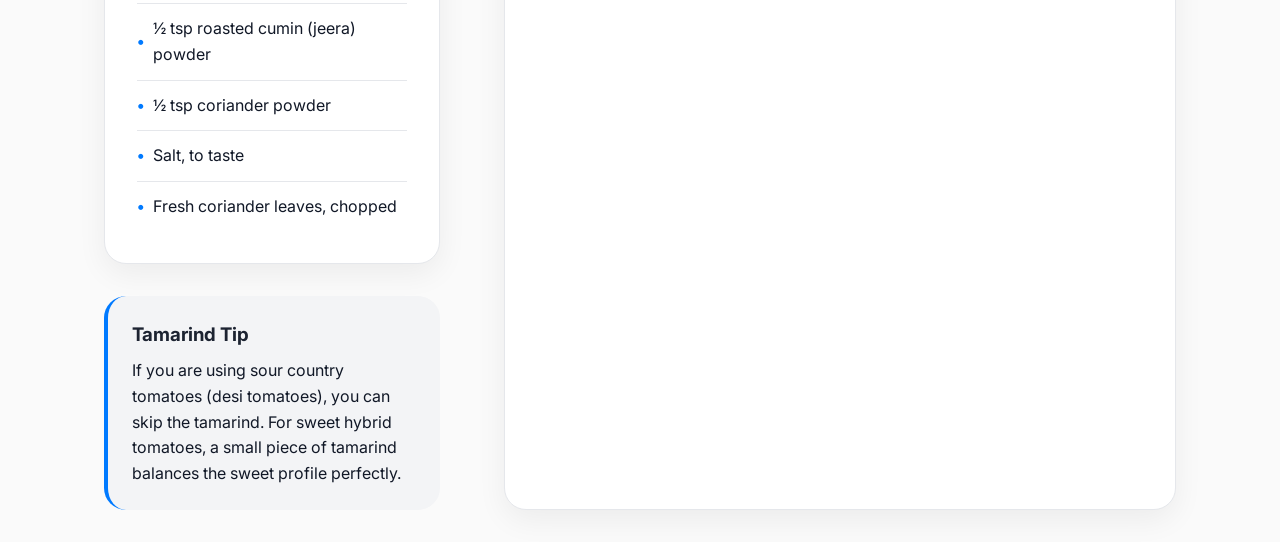
<file: recipes/tomato_curry.html>
<!DOCTYPE html>
<html lang="en">
<head>
  <meta charset="UTF-8">
  <meta name="viewport" content="width=device-width, initial-scale=1.0">
  <title>Tomato Curry - My Recipe Book</title>
  <link rel="preconnect" href="https://fonts.googleapis.com">
  <link rel="preconnect" href="https://fonts.gstatic.com" crossorigin>
  <link href="https://fonts.googleapis.com/css2?family=Inter:wght@400;500;600;700;800&display=swap" rel="stylesheet">
  <link rel="stylesheet" href="../css/style.css">
</head>
<body>
  <nav class="navbar">
    <a href="../index.html" class="logo">
      <svg width="24" height="24" viewBox="0 0 24 24" fill="none" stroke="currentColor" stroke-width="2" stroke-linecap="round" stroke-linejoin="round"><path d="M4 19.5v-15A2.5 2.5 0 0 1 6.5 2H20v20H6.5a2.5 2.5 0 0 1 0-5H20"></path></svg>
      Recipe Book
    </a>
    <ul class="nav-links">
      <li><a href="../index.html">Home</a></li>
      <li><a href="../index.html#categories">Categories</a></li>
      <li><a href="../index.html#recipes">All Recipes</a></li>
    </ul>
  </nav>

  <main class="container">
    <header class="recipe-header">
      <div class="recipe-header-img">
        <img src="../images/tomato-curry.png" alt="Tomato Curry">
      </div>
      <div class="recipe-header-info">
        <span class="recipe-category">South Indian</span>
        <h1 class="recipe-title" style="font-size: 2.5rem;">Tomato Curry</h1>
        <p class="recipe-desc">A tangy and spicy South Indian Tomato Curry. Lightly mashed tomatoes cooked with a fragrant tempering of mustard, fenugreek, cumin, and curry leaves. Quick, easy, and absolutely delicious!</p>
        
        <div class="recipe-quick-stats">
          <div class="stat-box">
            <span class="stat-label">Prep Time</span>
            <span class="stat-value">10 mins</span>
          </div>
          <div class="stat-box">
            <span class="stat-label">Cook Time</span>
            <span class="stat-value">15 mins</span>
          </div>
          <div class="stat-box">
            <span class="stat-label">Total Time</span>
            <span class="stat-value">25 mins</span>
          </div>
          <div class="stat-box">
            <span class="stat-label">Servings</span>
            <span class="stat-value">3</span>
          </div>
        </div>
      </div>
    </header>

    <div class="recipe-content">
      <aside>
        <section class="ingredients-section">
          <h2>Ingredients</h2>
          <ul class="ingredients-list">
            <li><strong>For Tempering:</strong></li>
            <li>2 tbsp oil</li>
            <li>¼ tsp fenugreek seeds</li>
            <li>½ tsp cumin seeds</li>
            <li>½ tsp mustard seeds</li>
            <li>1 sprig curry leaves</li>
            <li>1 dry red chilli</li>
            
            <li><strong>Aromatics & Vegetables:</strong></li>
            <li>3 green chillies, slit</li>
            <li>1 onion, chopped</li>
            <li>1 garlic clove, minced</li>
            <li>1 cup tomatoes, chopped</li>
            <li>Small piece of tamarind (optional, use if using sweet hybrid tomatoes)</li>
            
            <li><strong>Spices & Garnish:</strong></li>
            <li>¼ tsp turmeric powder</li>
            <li>1 tsp red chilli powder</li>
            <li>½ tsp roasted cumin (jeera) powder</li>
            <li>½ tsp coriander powder</li>
            <li>Salt, to taste</li>
            <li>Fresh coriander leaves, chopped</li>
          </ul>
        </section>
        
        <section class="tips-section">
          <h3>Tamarind Tip</h3>
          <p>If you are using sour country tomatoes (desi tomatoes), you can skip the tamarind. For sweet hybrid tomatoes, a small piece of tamarind balances the sweet profile perfectly.</p>
        </section>
      </aside>

      <section class="instructions-section">
        <h2>Instructions</h2>
        <ol class="instructions-list">
          <li><strong>Heat the oil and temper:</strong> Heat 2 tbsp oil in a pan over medium heat. Add the fenugreek seeds, cumin seeds, mustard seeds, curry leaves, and dry red chilli. Let them splutter and release their aroma.</li>
          <li><strong>Sauté aromatics:</strong> Add the green chillies, chopped onion, and minced garlic. Sauté for a few minutes until the onion softens and turns translucent.</li>
          <li><strong>Cook tomatoes:</strong> Stir in the turmeric powder and chopped tomatoes. If you are using sweet hybrid tomatoes, add the small piece of tamarind at this point. Cover and cook on medium heat for 5 minutes.</li>
          <li><strong>Add spices:</strong> Add salt, red chilli powder, roasted cumin powder, and coriander powder. Mix well, cover, and cook for another 5 minutes until the tomatoes are completely soft.</li>
          <li><strong>Mash & thicken:</strong> Remove the cover and lightly mash the tomatoes using the back of your spatula. Cook for 2-3 more minutes until the curry thickens and comes together.</li>
          <li><strong>Serve:</strong> Stir in the chopped fresh coriander leaves. Turn off the heat and serve hot with rice, dosa, or idli.</li>
        </ol>
      </section>
    </div>
  </main>
</body>
</html>
</file>
<file: css/style.css>
:root {
  --primary-bg: #FAFAFA;
  --secondary-bg: #F3F4F6;
  --card-bg: #FFFFFF;
  --text-primary: #111827;
  --text-secondary: #6B7280;
  --border-color: #E5E7EB;
  --btn-primary: #111111;
  --btn-primary-hover: #222222;
  --btn-text: #FFFFFF;
  --accent-color: #007AFF;
  --accent-hover: #0056CC;
  --success: #22C55E;
  --warning: #F59E0B;
  --error: #EF4444;
  --border-radius: 22px;
  --shadow-sm: 0 10px 30px rgba(0,0,0,0.06);
  --shadow-hover: 0 20px 60px rgba(0,0,0,0.10);
  --transition: all 0.3s cubic-bezier(0.25, 1, 0.5, 1);
}

* {
  margin: 0;
  padding: 0;
  box-sizing: border-box;
}

body {
  font-family: 'Inter', -apple-system, BlinkMacSystemFont, "Segoe UI", Roboto, sans-serif;
  background-color: var(--primary-bg);
  color: var(--text-primary);
  line-height: 1.6;
}

/* Typography */
h1, h2, h3, h4, h5, h6 {
  font-weight: 700;
  color: var(--text-primary);
  opacity: 0.95;
  margin-bottom: 0.5rem;
}

a {
  text-decoration: none;
  color: var(--accent-color);
  transition: var(--transition);
}

a:hover {
  color: var(--accent-hover);
}

/* Navigation */
.navbar {
  background-color: var(--card-bg);
  padding: 1rem 5%;
  display: flex;
  justify-content: space-between;
  align-items: center;
  box-shadow: var(--shadow-sm);
  position: sticky;
  top: 0;
  z-index: 100;
  border-bottom: 1px solid var(--border-color);
}

.logo {
  font-size: 1.5rem;
  font-weight: 800;
  color: var(--text-primary);
  display: flex;
  align-items: center;
  gap: 0.5rem;
}

.logo:hover {
  color: var(--text-primary);
}

.nav-links {
  display: flex;
  gap: 2rem;
  list-style: none;
}

.nav-links a {
  font-weight: 500;
  color: var(--text-secondary);
}

.nav-links a:hover {
  color: var(--text-primary);
}

/* Main Container */
.container {
  max-width: 1200px;
  margin: 0 auto;
  padding: 2rem 5%;
}

/* Hero Section */
.hero {
  text-align: center;
  margin-bottom: 3rem;
}

.hero h1 {
  font-size: 2.5rem;
  margin-bottom: 1rem;
}

.search-container {
  max-width: 600px;
  margin: 0 auto 2rem auto;
  position: relative;
}

.search-input {
  width: 100%;
  padding: 1rem 1.5rem;
  border: 1px solid var(--border-color);
  border-radius: 50px;
  font-size: 1rem;
  box-shadow: var(--shadow-sm);
  outline: none;
  transition: var(--transition);
  font-family: inherit;
  background-color: var(--card-bg);
}

.search-input:focus {
  border-color: var(--text-primary);
  box-shadow: var(--shadow-hover);
}

/* Categories */
.categories {
  display: flex;
  flex-wrap: wrap;
  justify-content: center;
  gap: 0.75rem;
  margin-bottom: 3rem;
}

.category-btn {
  background-color: var(--card-bg);
  border: 1px solid var(--border-color);
  padding: 0.5rem 1.25rem;
  border-radius: 50px;
  cursor: pointer;
  font-family: inherit;
  font-weight: 500;
  color: var(--text-primary);
  transition: var(--transition);
  box-shadow: var(--shadow-sm);
}

.category-btn:hover {
  transform: translateY(-2px);
  box-shadow: var(--shadow-hover);
}

.category-btn.active {
  background-color: var(--btn-primary);
  color: var(--btn-text);
  border-color: var(--btn-primary);
  transform: scale(1.05);
}

/* Recipe Grid */
.recipe-grid {
  display: grid;
  grid-template-columns: repeat(auto-fill, minmax(280px, 1fr));
  gap: 2rem;
}

/* Recipe Card */
.recipe-card {
  background: var(--card-bg);
  border-radius: var(--border-radius);
  overflow: hidden;
  box-shadow: var(--shadow-sm);
  transition: var(--transition);
  display: flex;
  flex-direction: column;
  animation: fadeIn 0.6s ease-out forwards;
  border: 1px solid var(--border-color);
}

@keyframes fadeIn {
  from {
    opacity: 0;
    transform: translateY(20px);
  }
  to {
    opacity: 1;
    transform: translateY(0);
  }
}

.recipe-card:hover {
  transform: translateY(-10px);
  box-shadow: var(--shadow-hover);
}

.recipe-img-container {
  width: 100%;
  height: 200px;
  overflow: hidden;
}

.recipe-card img {
  width: 100%;
  height: 100%;
  object-fit: cover;
  transition: var(--transition);
}

.recipe-card:hover img {
  transform: scale(1.05);
}

.recipe-info {
  padding: 1.5rem;
  display: flex;
  flex-direction: column;
  flex-grow: 1;
}

.recipe-category {
  font-size: 0.75rem;
  text-transform: uppercase;
  letter-spacing: 1px;
  color: var(--accent-color);
  font-weight: 700;
  margin-bottom: 0.5rem;
}

.recipe-title {
  font-size: 1.25rem;
  margin-bottom: 1rem;
  color: var(--text-primary);
}

.recipe-meta {
  display: flex;
  gap: 1rem;
  margin-top: auto;
  font-size: 0.85rem;
  color: var(--text-secondary);
  border-top: 1px solid var(--border-color);
  padding-top: 1rem;
}

.meta-item {
  display: flex;
  align-items: center;
  gap: 0.25rem;
}

/* Recipe Page specific */
.recipe-header {
  display: flex;
  gap: 3rem;
  margin-bottom: 3rem;
}

.recipe-header-img {
  flex: 1;
  border-radius: var(--border-radius);
  overflow: hidden;
  box-shadow: var(--shadow-sm);
  border: 1px solid var(--border-color);
}

.recipe-header-img img {
  width: 100%;
  height: 100%;
  object-fit: cover;
  display: block;
}

.recipe-header-info {
  flex: 1;
  display: flex;
  flex-direction: column;
  justify-content: center;
}

.recipe-desc {
  color: var(--text-secondary);
  font-size: 1.1rem;
  margin-bottom: 2rem;
}

.recipe-quick-stats {
  display: grid;
  grid-template-columns: repeat(2, 1fr);
  gap: 1.5rem;
  background: var(--card-bg);
  padding: 1.5rem;
  border-radius: var(--border-radius);
  box-shadow: var(--shadow-sm);
  border: 1px solid var(--border-color);
}

.stat-box {
  display: flex;
  flex-direction: column;
}

.stat-label {
  font-size: 0.8rem;
  text-transform: uppercase;
  color: var(--text-secondary);
  font-weight: 600;
}

.stat-value {
  font-size: 1.1rem;
  font-weight: 700;
  color: var(--text-primary);
}

.recipe-content {
  display: grid;
  grid-template-columns: 1fr 2fr;
  gap: 4rem;
}

.ingredients-section, .instructions-section {
  background: var(--card-bg);
  padding: 2rem;
  border-radius: var(--border-radius);
  box-shadow: var(--shadow-sm);
  border: 1px solid var(--border-color);
}

.ingredients-list {
  list-style: none;
}

.ingredients-list li {
  padding: 0.75rem 0;
  border-bottom: 1px solid var(--border-color);
  display: flex;
  align-items: center;
}

.ingredients-list li::before {
  content: '•';
  color: var(--accent-color);
  font-weight: bold;
  margin-right: 0.5rem;
}

.ingredients-list li:last-child {
  border-bottom: none;
}

.instructions-list {
  list-style: none;
  counter-reset: step-counter;
}

.instructions-list li {
  position: relative;
  padding-left: 3rem;
  margin-bottom: 1.5rem;
}

.instructions-list li::before {
  counter-increment: step-counter;
  content: counter(step-counter);
  position: absolute;
  left: 0;
  top: 0;
  background-color: var(--btn-primary);
  color: var(--btn-text);
  width: 28px;
  height: 28px;
  border-radius: 50%;
  display: flex;
  align-items: center;
  justify-content: center;
  font-size: 0.9rem;
  font-weight: 700;
}

.tips-section {
  margin-top: 2rem;
  background: var(--secondary-bg);
  padding: 1.5rem;
  border-radius: var(--border-radius);
  border-left: 4px solid var(--accent-color);
}

.tips-section h3 {
  color: var(--text-primary);
}

/* Responsive */
@media (max-width: 900px) {
  .recipe-header {
    flex-direction: column;
    gap: 2rem;
  }
  .recipe-header-img {
    width: 100%;
    aspect-ratio: 16/10;
  }
  .recipe-content {
    grid-template-columns: 1fr;
    gap: 2rem;
  }
}

@media (max-width: 600px) {
  .navbar {
    flex-direction: column;
    gap: 1rem;
    padding: 1rem 5%;
  }
  .nav-links {
    gap: 1.5rem;
  }
  .hero h1 {
    font-size: 2rem;
  }
  .recipe-title {
    font-size: 2rem !important;
  }
  .recipe-quick-stats {
    grid-template-columns: repeat(2, 1fr);
    gap: 1rem;
    padding: 1rem;
  }
  .recipe-grid {
    grid-template-columns: repeat(auto-fill, minmax(250px, 1fr));
    gap: 1.5rem;
  }
}

.no-results {
  text-align: center;
  grid-column: 1 / -1;
  padding: 3rem;
  color: var(--text-secondary);
  font-size: 1.2rem;
}
</file>
